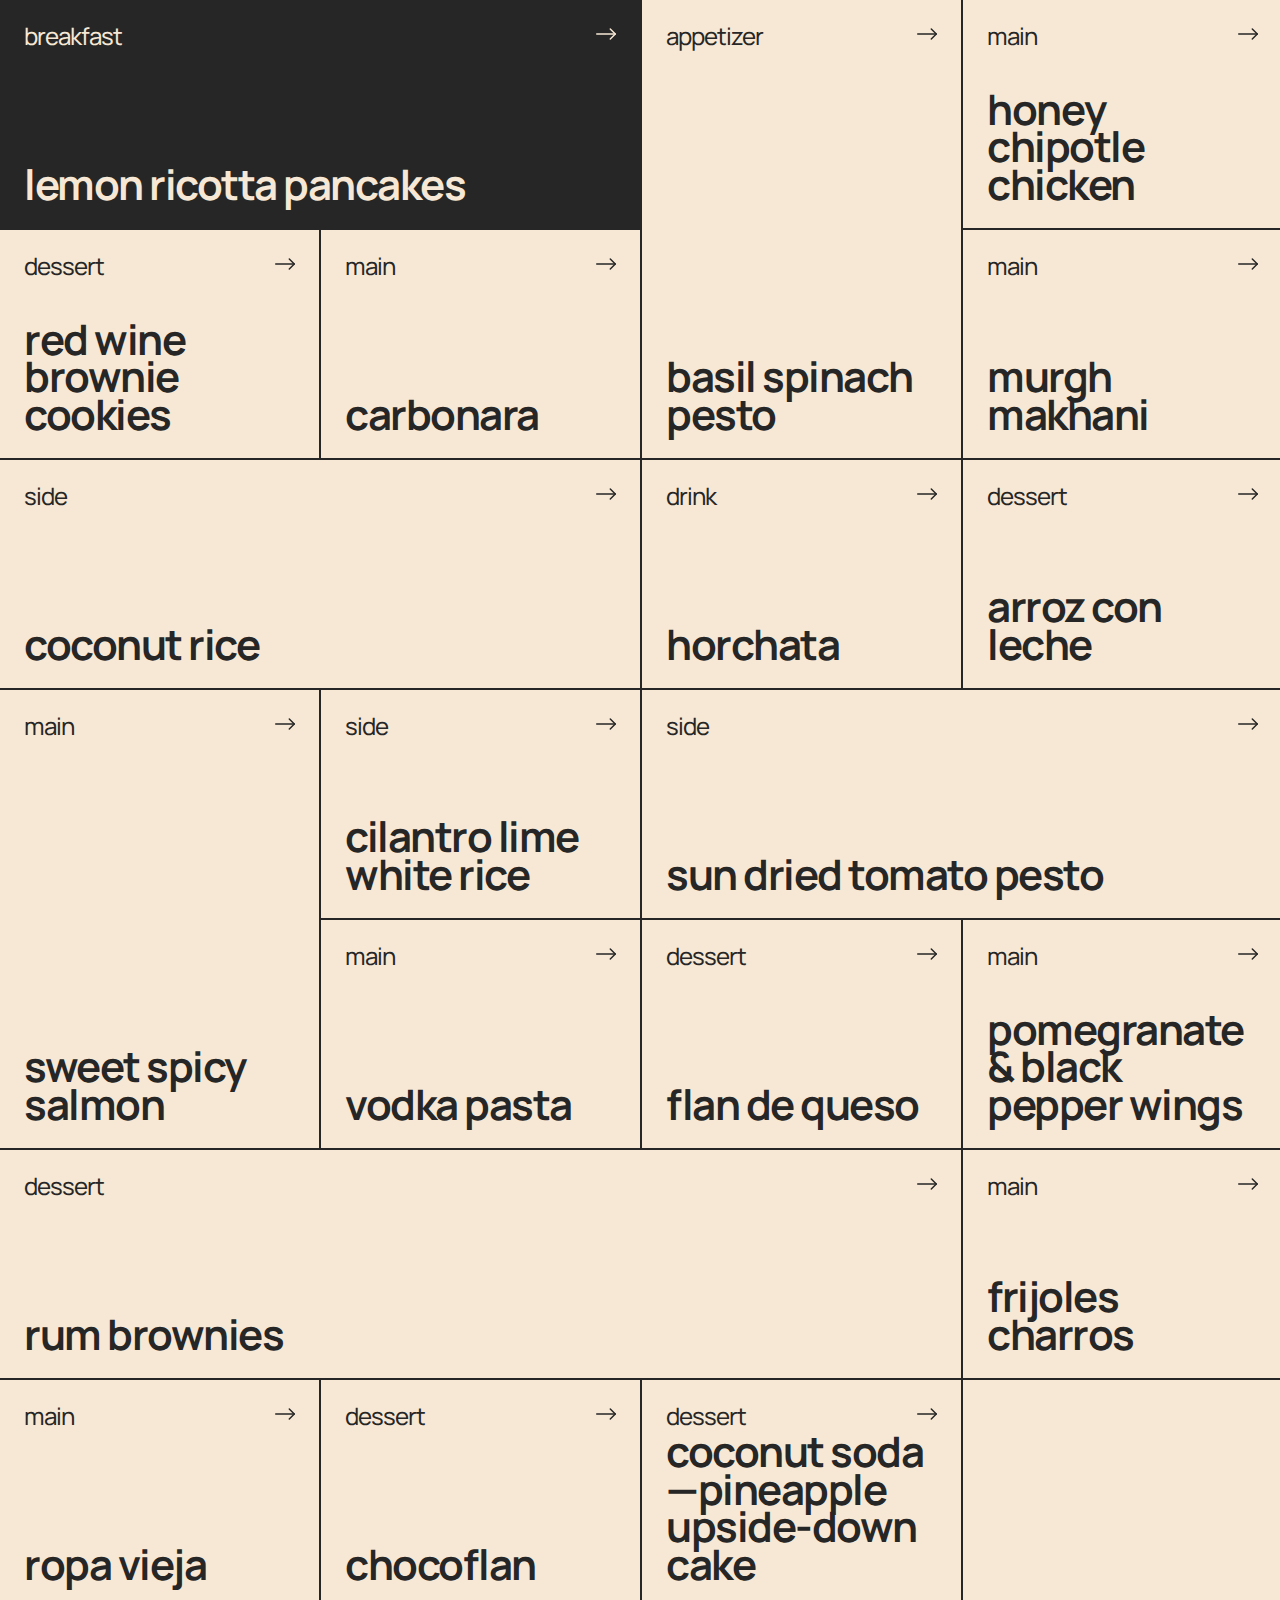
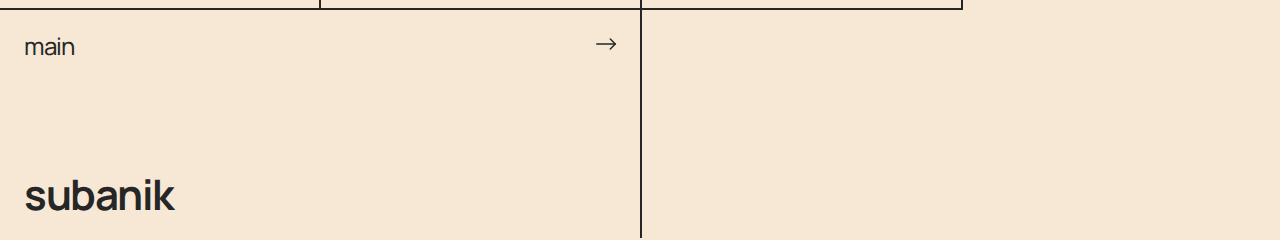
<file: index.html>
<!DOCTYPE html>
<html lang="en">
    <head>
        <meta charset="utf-8">
        <meta http-equiv="X-UA-Compatible" content="IE=edge">
        <title>recipes</title>
        <meta name="description" content="good soup">
        <meta name="viewport" content="width=device-width, initial-scale=1">
        <link rel="stylesheet" href="resources/css/styles.css">
        <link rel="icon" type="image/svg+xml" href="resources/favicon.svg"/>
    </head>
    <body id="home">
        <ul class="cards">
            <li>
                <div class="card-top">
                    <span class="card-type">breakfast</span>
                    <svg width="14" height="14" viewBox="0 0 14 14" fill="none" xmlns="http://www.w3.org/2000/svg"><path d="M0.5 7H13.5" stroke-linecap="round" stroke-linejoin="round"/><path d="M10 10.5L13.5 7L10 3.5" stroke-linecap="round" stroke-linejoin="round"/>
                    </svg>
                </div>
                <h1 class="card-name">lemon ricotta pancakes</h1>
                <a href="breakfasts/ricotta-pancakes"></a>
            </li>
            <li>
                <div class="card-top">
                    <span class="card-type">appetizer</span>
                    <svg width="14" height="14" viewBox="0 0 14 14" fill="none" xmlns="http://www.w3.org/2000/svg"><path d="M0.5 7H13.5" stroke-linecap="round" stroke-linejoin="round"/><path d="M10 10.5L13.5 7L10 3.5" stroke-linecap="round" stroke-linejoin="round"/>
                    </svg>
                </div>
                <h1 class="card-name">basil spinach pesto</h1>
                <a href="appetizers/basil-pesto"></a>
            </li>
            <li>
                <div class="card-top">
                    <span class="card-type">main</span>
                    <svg width="14" height="14" viewBox="0 0 14 14" fill="none" xmlns="http://www.w3.org/2000/svg"><path d="M0.5 7H13.5" stroke-linecap="round" stroke-linejoin="round"/><path d="M10 10.5L13.5 7L10 3.5" stroke-linecap="round" stroke-linejoin="round"/>
                    </svg>
                </div>
                <h1 class="card-name">honey chipotle chicken</h1>
                <a href="mains/honey-chipotle-chicken"></a>
            </li>
            <li>
                <div class="card-top">
                    <span class="card-type">dessert</span>
                    <svg width="14" height="14" viewBox="0 0 14 14" fill="none" xmlns="http://www.w3.org/2000/svg"><path d="M0.5 7H13.5" stroke-linecap="round" stroke-linejoin="round"/><path d="M10 10.5L13.5 7L10 3.5" stroke-linecap="round" stroke-linejoin="round"/>
                    </svg>
                </div>
                <h1 class="card-name">red wine brownie cookies</h1>
                <a href="desserts/red-wine-brownie-cookies"></a>
            </li>
            <li>
                <div class="card-top">
                    <span class="card-type">main</span>
                    <svg width="14" height="14" viewBox="0 0 14 14" fill="none" xmlns="http://www.w3.org/2000/svg"><path d="M0.5 7H13.5" stroke-linecap="round" stroke-linejoin="round"/><path d="M10 10.5L13.5 7L10 3.5" stroke-linecap="round" stroke-linejoin="round"/>
                    </svg>
                </div>
                <h1 class="card-name">carbonara</h1>
                <a href="#"></a>
            </li>
            <li>
                <div class="card-top">
                    <span class="card-type">side</span>
                    <svg width="14" height="14" viewBox="0 0 14 14" fill="none" xmlns="http://www.w3.org/2000/svg"><path d="M0.5 7H13.5" stroke-linecap="round" stroke-linejoin="round"/><path d="M10 10.5L13.5 7L10 3.5" stroke-linecap="round" stroke-linejoin="round"/>
                    </svg>
                </div>
                <h1 class="card-name">coconut rice</h1>
                <a href="#"></a>
            </li>
            <li>
                <div class="card-top">
                    <span class="card-type">main</span>
                    <svg width="14" height="14" viewBox="0 0 14 14" fill="none" xmlns="http://www.w3.org/2000/svg"><path d="M0.5 7H13.5" stroke-linecap="round" stroke-linejoin="round"/><path d="M10 10.5L13.5 7L10 3.5" stroke-linecap="round" stroke-linejoin="round"/>
                    </svg>
                </div>
                <h1 class="card-name">murgh makhani</h1>
                <a href="mains/murgh-makhani"></a>
            </li>
            <li>
                <div class="card-top">
                    <span class="card-type">drink</span>
                    <svg width="14" height="14" viewBox="0 0 14 14" fill="none" xmlns="http://www.w3.org/2000/svg"><path d="M0.5 7H13.5" stroke-linecap="round" stroke-linejoin="round"/><path d="M10 10.5L13.5 7L10 3.5" stroke-linecap="round" stroke-linejoin="round"/>
                    </svg>
                </div>
                <h1 class="card-name">horchata</h1>
                <a href="#"></a>
            </li>
            <li>
                <div class="card-top">
                    <span class="card-type">dessert</span>
                    <svg width="14" height="14" viewBox="0 0 14 14" fill="none" xmlns="http://www.w3.org/2000/svg"><path d="M0.5 7H13.5" stroke-linecap="round" stroke-linejoin="round"/><path d="M10 10.5L13.5 7L10 3.5" stroke-linecap="round" stroke-linejoin="round"/>
                    </svg>
                </div>
                <h1 class="card-name">arroz con leche</h1>
                <a href="desserts/arroz-con-leche.html"></a>
            </li>
            <li>
                <div class="card-top">
                    <span class="card-type">main</span>
                    <svg width="14" height="14" viewBox="0 0 14 14" fill="none" xmlns="http://www.w3.org/2000/svg"><path d="M0.5 7H13.5" stroke-linecap="round" stroke-linejoin="round"/><path d="M10 10.5L13.5 7L10 3.5" stroke-linecap="round" stroke-linejoin="round"/>
                    </svg>
                </div>
                <h1 class="card-name">sweet spicy salmon</h1>
                <a href="#"></a>
            </li>
            <li>
                <div class="card-top">
                    <span class="card-type">side</span>
                    <svg width="14" height="14" viewBox="0 0 14 14" fill="none" xmlns="http://www.w3.org/2000/svg"><path d="M0.5 7H13.5" stroke-linecap="round" stroke-linejoin="round"/><path d="M10 10.5L13.5 7L10 3.5" stroke-linecap="round" stroke-linejoin="round"/>
                    </svg>
                </div>
                <h1 class="card-name">cilantro lime white rice</h1>
                <a href="#"></a>
            </li>
            <li>
                <div class="card-top">
                    <span class="card-type">side</span>
                    <svg width="14" height="14" viewBox="0 0 14 14" fill="none" xmlns="http://www.w3.org/2000/svg"><path d="M0.5 7H13.5" stroke-linecap="round" stroke-linejoin="round"/><path d="M10 10.5L13.5 7L10 3.5" stroke-linecap="round" stroke-linejoin="round"/>
                    </svg>
                </div>
                <h1 class="card-name">sun dried tomato pesto</h1>
                <a href="#"></a>
            </li>
            <li>
                <div class="card-top">
                    <span class="card-type">main</span>
                    <svg width="14" height="14" viewBox="0 0 14 14" fill="none" xmlns="http://www.w3.org/2000/svg"><path d="M0.5 7H13.5" stroke-linecap="round" stroke-linejoin="round"/><path d="M10 10.5L13.5 7L10 3.5" stroke-linecap="round" stroke-linejoin="round"/>
                    </svg>
                </div>
                <h1 class="card-name">vodka pasta</h1>
                <a href="#"></a>
            </li>
            <li>
                <div class="card-top">
                    <span class="card-type">dessert</span>
                    <svg width="14" height="14" viewBox="0 0 14 14" fill="none" xmlns="http://www.w3.org/2000/svg"><path d="M0.5 7H13.5" stroke-linecap="round" stroke-linejoin="round"/><path d="M10 10.5L13.5 7L10 3.5" stroke-linecap="round" stroke-linejoin="round"/>
                    </svg>
                </div>
                <h1 class="card-name">flan de queso</h1>
                <a href="desserts/flan"></a>
            </li>
            <li>
                <div class="card-top">
                    <span class="card-type">dessert</span>
                    <svg width="14" height="14" viewBox="0 0 14 14" fill="none" xmlns="http://www.w3.org/2000/svg"><path d="M0.5 7H13.5" stroke-linecap="round" stroke-linejoin="round"/><path d="M10 10.5L13.5 7L10 3.5" stroke-linecap="round" stroke-linejoin="round"/>
                    </svg>
                </div>
                <h1 class="card-name">rum brownies</h1>
                <a href="#"></a>
            </li>
            <li>
                <div class="card-top">
                    <span class="card-type">main</span>
                    <svg width="14" height="14" viewBox="0 0 14 14" fill="none" xmlns="http://www.w3.org/2000/svg"><path d="M0.5 7H13.5" stroke-linecap="round" stroke-linejoin="round"/><path d="M10 10.5L13.5 7L10 3.5" stroke-linecap="round" stroke-linejoin="round"/>
                    </svg>
                </div>
                <h1 class="card-name">pomegranate &amp; black pepper wings</h1>
                <a href="#"></a>
            </li>
            <li>
                <div class="card-top">
                    <span class="card-type">main</span>
                    <svg width="14" height="14" viewBox="0 0 14 14" fill="none" xmlns="http://www.w3.org/2000/svg"><path d="M0.5 7H13.5" stroke-linecap="round" stroke-linejoin="round"/><path d="M10 10.5L13.5 7L10 3.5" stroke-linecap="round" stroke-linejoin="round"/>
                    </svg>
                </div>
                <h1 class="card-name">frijoles charros</h1>
                <a href="mains/frijoles-charros"></a>
            </li>
            <li>
                <div class="card-top">
                    <span class="card-type">main</span>
                    <svg width="14" height="14" viewBox="0 0 14 14" fill="none" xmlns="http://www.w3.org/2000/svg"><path d="M0.5 7H13.5" stroke-linecap="round" stroke-linejoin="round"/><path d="M10 10.5L13.5 7L10 3.5" stroke-linecap="round" stroke-linejoin="round"/>
                    </svg>
                </div>
                <h1 class="card-name">ropa vieja</h1>
                <a href="#"></a>
            </li>
            <li>
                <div class="card-top">
                    <span class="card-type">dessert</span>
                    <svg width="14" height="14" viewBox="0 0 14 14" fill="none" xmlns="http://www.w3.org/2000/svg"><path d="M0.5 7H13.5" stroke-linecap="round" stroke-linejoin="round"/><path d="M10 10.5L13.5 7L10 3.5" stroke-linecap="round" stroke-linejoin="round"/>
                    </svg>
                </div>
                <h1 class="card-name">chocoflan</h1>
                <a href="desserts/chocoflan"></a>
            </li>
            <li>
                <div class="card-top">
                    <span class="card-type">dessert</span>
                    <svg width="14" height="14" viewBox="0 0 14 14" fill="none" xmlns="http://www.w3.org/2000/svg"><path d="M0.5 7H13.5" stroke-linecap="round" stroke-linejoin="round"/><path d="M10 10.5L13.5 7L10 3.5" stroke-linecap="round" stroke-linejoin="round"/>
                    </svg>
                </div>
                <h1 class="card-name">coconut soda—pineapple upside-down cake</h1>
                <a href="#"></a>
            </li>
            <li>
                <div class="card-top">
                    <span class="card-type">main</span>
                    <svg width="14" height="14" viewBox="0 0 14 14" fill="none" xmlns="http://www.w3.org/2000/svg"><path d="M0.5 7H13.5" stroke-linecap="round" stroke-linejoin="round"/><path d="M10 10.5L13.5 7L10 3.5" stroke-linecap="round" stroke-linejoin="round"/>
                    </svg>
                </div>
                <h1 class="card-name">subanik</h1>
                <a href="mains/subanik"></a>
            </li>
        </ul>
    </body>
</html>
</file>
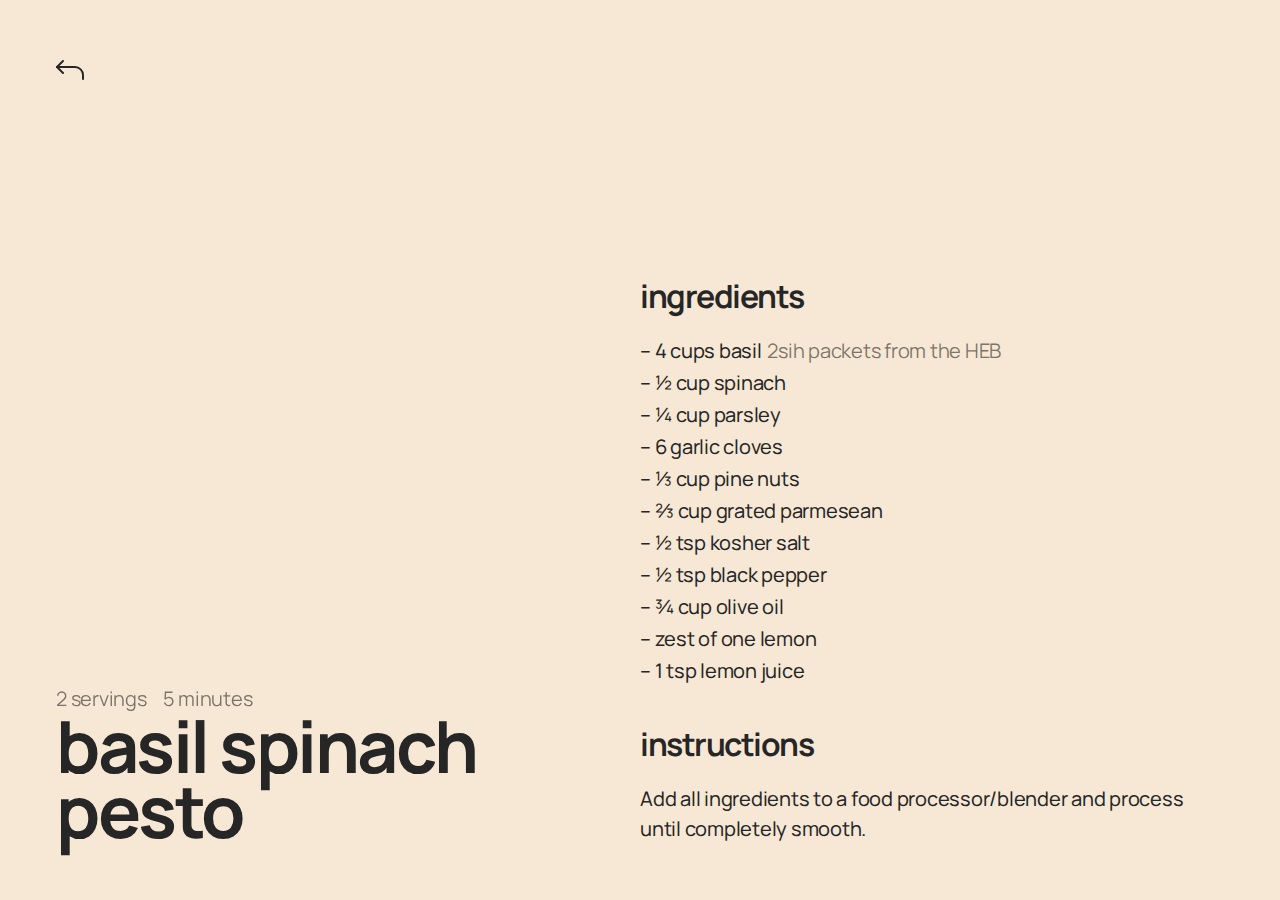
<file: appetizers/basil-pesto.html>
<!--
    adapted from: 
    https://www.moribyan.com/the-best-5-minute-pesto/ 
-->
<!DOCTYPE html>
<html lang="en">
    <head>
        <meta charset="utf-8">
        <meta http-equiv="X-UA-Compatible" content="IE=edge">
        <title>basil pesto spinach</title>
        <meta name="viewport" content="width=device-width, initial-scale=1">
        <link rel="stylesheet" href="../resources/css/styles.css">
        <link rel="icon" type="image/svg+xml" href="../resources/favicon.svg"/>
    </head>
    <body class="detail-page">
        <section class="page-left">
            <a href="../index" class="back-to-home">
                <svg width="14" height="14" viewBox="0 0 14 14" fill="none" xmlns="http://www.w3.org/2000/svg">
                    <path d="M3.5 2.5L0.5 5.5L3.5 8.5" stroke-linecap="round" stroke-linejoin="round"/>
                    <path d="M13.5 11.5V9.5C13.5 8.43913 13.0786 7.42172 12.3284 6.67157C11.5783 5.92143 10.5609 5.5 9.5 5.5H0.5" stroke-linecap="round" stroke-linejoin="round"/>
                </svg>
            </a>
            <div class="metadata">
                <ul>
                    <li>2 servings</li>
                    <li>5 minutes</li>
                </ul>
                <h1>basil spinach pesto</h1>
            </div>                
        </section>
        <section class="page-right">
            <div class="ingredients">
                <h2>ingredients</h2>
                <ul>
                    <li>
                        4 cups basil <span class="secondary">2sih packets from the HEB</span>
                    </li>
                    <li>
                        1&frasl;2 cup spinach
                    </li>
                    <li>
                        1&frasl;4 cup parsley
                    </li>
                    <li>
                        6 garlic cloves
                    </li>
                    <li>
                        1&frasl;3 cup pine nuts
                    </li>
                    <li>
                        2&frasl;3 cup grated parmesean
                    </li>
                    <li>
                        1&frasl;2 tsp kosher salt
                    </li>
                    <li>
                        1&frasl;2 tsp black pepper
                    </li>
                    <li>
                        3&frasl;4 cup olive oil
                    </li>
                    <li>
                        zest of one lemon
                    </li>
                    <li>
                        1 tsp lemon juice
                    </li>
                </ul>
            </div>
            <div class="instructions">
                <h2>instructions</h2>
                <p>Add all ingredients to a food processor/blender and process until completely smooth.</p>
            </div>
        </section>
    </body>
</html>
</file>
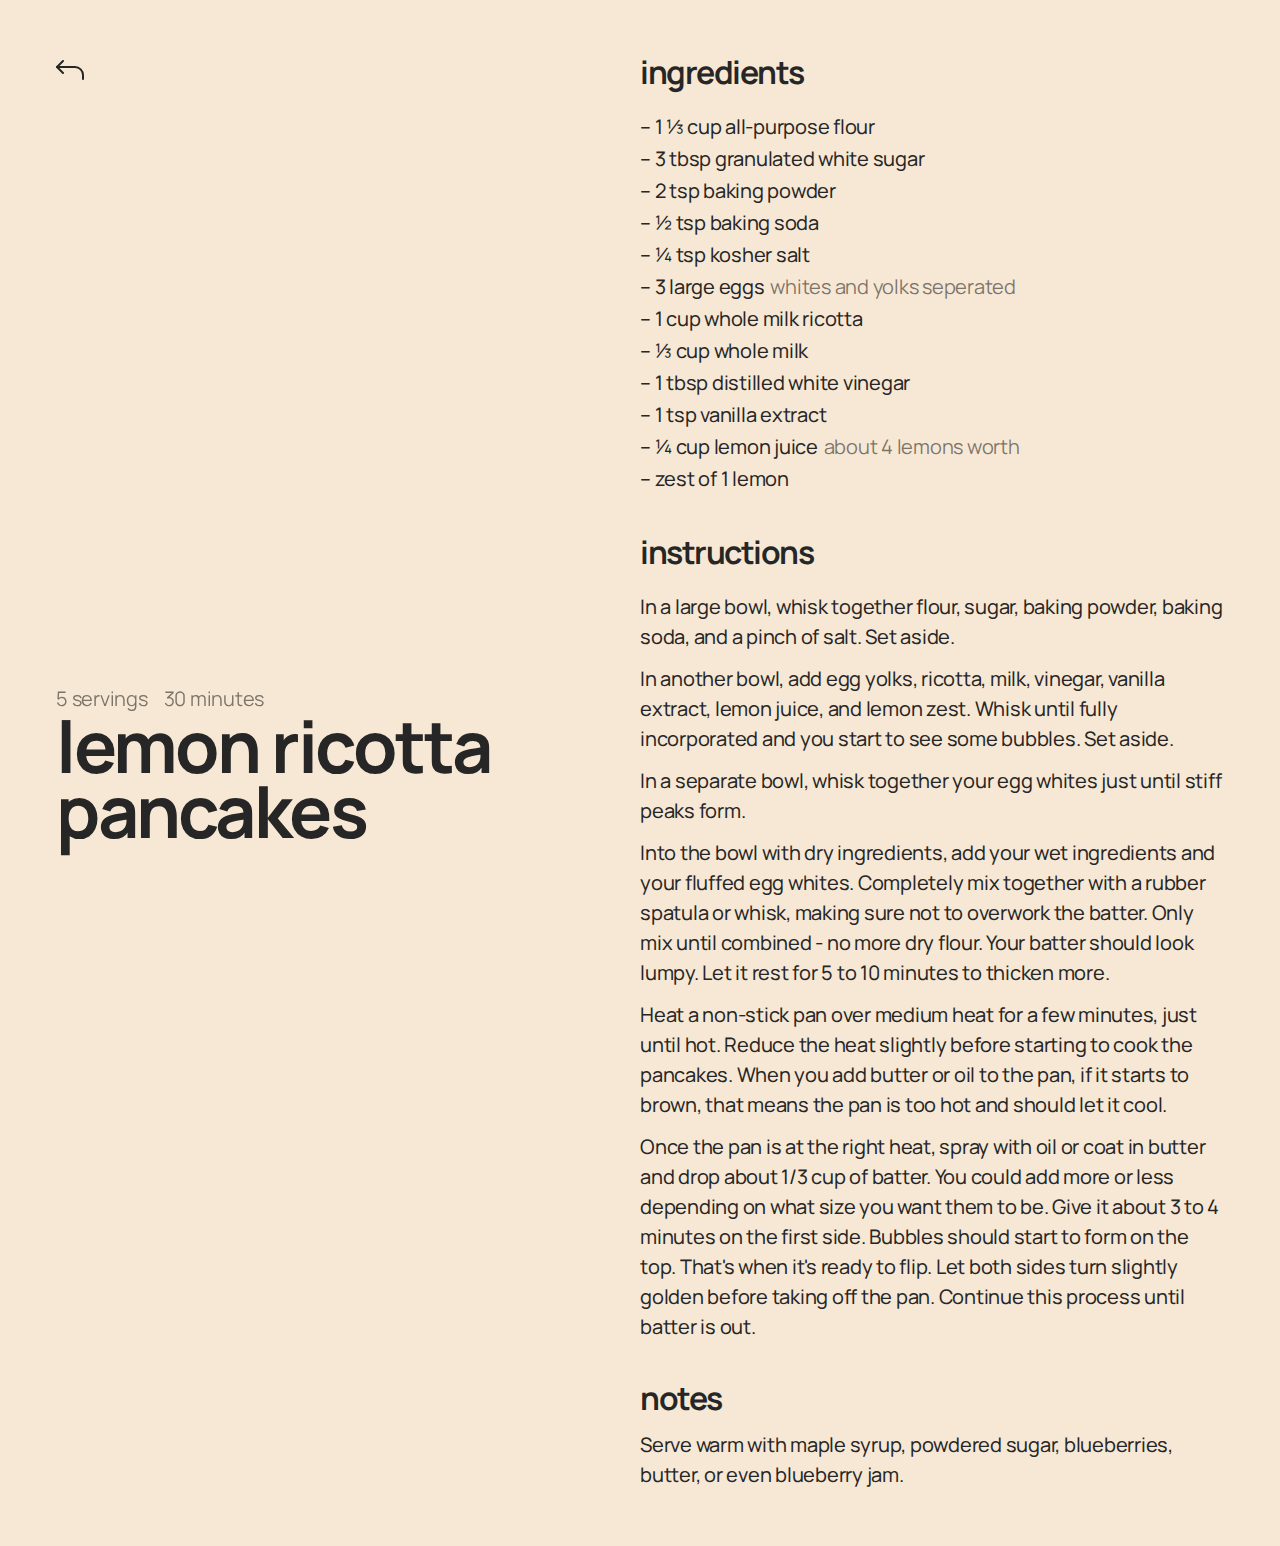
<file: breakfasts/ricotta-pancakes.html>
<!--
    adapted from: 
    https://www.moribyan.com/lemon-ricotta-pancakes/ 
-->
<!DOCTYPE html>
<html lang="en">
    <head>
        <meta charset="utf-8">
        <meta http-equiv="X-UA-Compatible" content="IE=edge">
        <title>lemon ricotta pancakes</title>
        <meta name="viewport" content="width=device-width, initial-scale=1">
        <link rel="stylesheet" href="../resources/css/styles.css">
        <link rel="icon" type="image/svg+xml" href="../resources/favicon.svg"/>
    </head>
    <body class="detail-page">
        <section class="page-left">
            <a href="../index" class="back-to-home">
                <svg width="14" height="14" viewBox="0 0 14 14" fill="none" xmlns="http://www.w3.org/2000/svg">
                    <path d="M3.5 2.5L0.5 5.5L3.5 8.5" stroke-linecap="round" stroke-linejoin="round"/>
                    <path d="M13.5 11.5V9.5C13.5 8.43913 13.0786 7.42172 12.3284 6.67157C11.5783 5.92143 10.5609 5.5 9.5 5.5H0.5" stroke-linecap="round" stroke-linejoin="round"/>
                </svg>
            </a>
            <div class="metadata">
                <ul>
                    <li>5 servings</li>
                    <li>30 minutes</li>
                </ul>
                <h1>lemon ricotta pancakes</h1>
            </div>                
        </section>
        <section class="page-right">
            <div class="ingredients">
                <h2>ingredients</h2>
                <ul>
                    <li>
                        1 1&frasl;3 cup all-purpose flour
                    </li>
                    <li>
                        3 tbsp granulated white sugar
                    </li>
                    <li>
                        2 tsp baking powder
                    </li>
                    <li>
                        1&frasl;2 tsp baking soda
                    </li>
                    <li>
                        1&frasl;4 tsp kosher salt
                    </li>
                    <li>
                        3 large eggs <span class="secondary">whites and yolks seperated</span>
                    </li>
                    <li>
                        1 cup whole milk ricotta
                    </li>
                    <li>
                        1&frasl;3 cup whole milk
                    </li>
                    <li>
                        1 tbsp distilled white vinegar
                    </li>
                    <li>
                        1 tsp vanilla extract
                    </li>
                    <li>
                        1&frasl;4 cup lemon juice <span class="secondary">about 4 lemons worth</span>
                    </li>
                    <li>
                        zest of 1 lemon
                    </li>
                </ul>
            </div>
            <div class="instructions">
                <h2>instructions</h2>
                <p>In a large bowl, whisk together flour, sugar, baking powder, baking soda, and a pinch of salt. Set aside.</p>
                <p>In another bowl, add egg yolks, ricotta, milk, vinegar, vanilla extract, lemon juice, and lemon zest. Whisk until fully incorporated and you start to see some bubbles. Set aside.</p>
                <p>In a separate bowl, whisk together your egg whites just until stiff peaks form.</p>
                <p>Into the bowl with dry ingredients, add your wet ingredients and your fluffed egg whites. Completely mix together with a rubber spatula or whisk, making sure not to overwork the batter. Only mix until combined - no more dry flour. Your batter should look lumpy. Let it rest for 5 to 10 minutes to thicken more.</p>
                <p>Heat a non-stick pan over medium heat for a few minutes, just until hot. Reduce the heat slightly before starting to cook the pancakes. When you add butter or oil to the pan, if it starts to brown, that means the pan is too hot and should let it cool.</p>
                <p>Once the pan is at the right heat, spray with oil or coat in butter and drop about 1/3 cup of batter. You could add more or less depending on what size you want them to be. Give it about 3 to 4 minutes on the first side. Bubbles should start to form on the top. That's when it's ready to flip. Let both sides turn slightly golden before taking off the pan. Continue this process until batter is out.</p>
            </div>
            <div class="notes">
                <h2>notes</h2>
                <p>Serve warm with maple syrup, powdered sugar, blueberries, butter, or even blueberry jam.</p>
            </div>
        </section>
    </body>
</html>
</file>
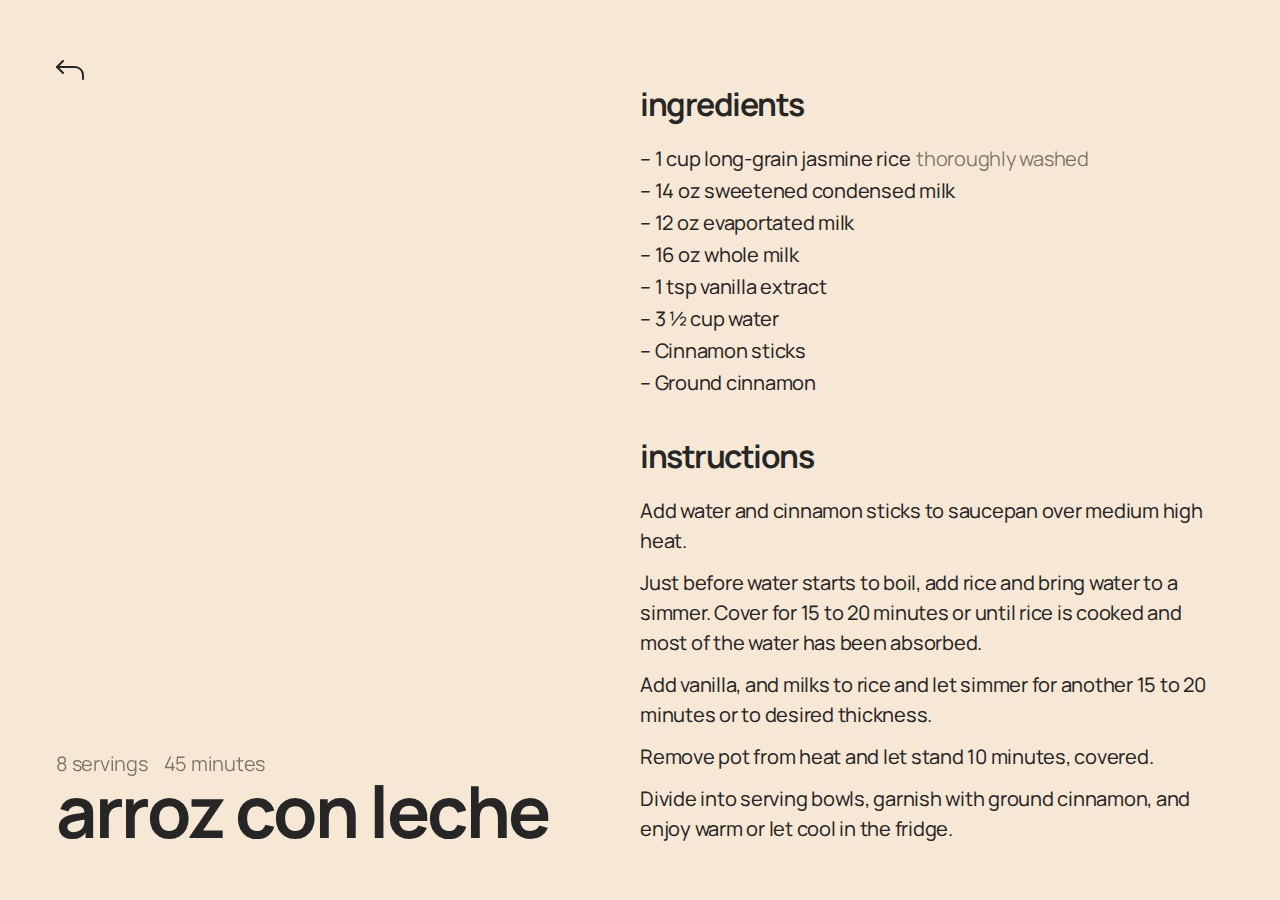
<file: desserts/arroz-con-leche.html>
<!DOCTYPE html>
<html lang="en">
    <head>
        <meta charset="utf-8">
        <meta http-equiv="X-UA-Compatible" content="IE=edge">
        <title>arroz con leche</title>
        <meta name="viewport" content="width=device-width, initial-scale=1">
        <link rel="stylesheet" href="../resources/css/styles.css">
        <link rel="icon" type="image/svg+xml" href="../resources/favicon.svg"/>
    </head>
    <body class="detail-page">
        <section class="page-left">
            <a href="../index" class="back-to-home">
                <svg width="14" height="14" viewBox="0 0 14 14" fill="none" xmlns="http://www.w3.org/2000/svg">
                    <path d="M3.5 2.5L0.5 5.5L3.5 8.5" stroke-linecap="round" stroke-linejoin="round"/>
                    <path d="M13.5 11.5V9.5C13.5 8.43913 13.0786 7.42172 12.3284 6.67157C11.5783 5.92143 10.5609 5.5 9.5 5.5H0.5" stroke-linecap="round" stroke-linejoin="round"/>
                </svg>
            </a>
            <div class="metadata">
                <ul>
                    <li>8 servings</li>
                    <li>45 minutes</li>
                </ul>
                <h1>arroz con leche</h1>
            </div>                
        </section>
        <section class="page-right">
            <div class="ingredients">
                <h2>ingredients</h2>
                    <ul>
                        <li>
                            1 cup long-grain jasmine rice <span class="secondary">thoroughly washed</span>
                        </li>
                        <li>
                            14 oz sweetened condensed milk
                        </li>
                        <li>
                            12 oz evaportated milk
                        </li>
                        <li>
                            16 oz whole milk
                        </li>
                        <li>
                            1 tsp vanilla extract
                        </li>
                        <li>
                            3 1&frasl;2 cup water
                        </li>
                        <li>
                            Cinnamon sticks
                        </li>
                        <li>
                            Ground cinnamon
                        </li>
                    </ul>
            </div>
            <div class="instructions">
                <h2>instructions</h2>
                    <p>Add water and cinnamon sticks to saucepan over medium high heat.</p>
                    <p>Just before water starts to boil, add rice and bring water to a simmer. Cover for 15 to 20 minutes or until rice is cooked and most of the water has been absorbed.</p>
                    <p>Add vanilla, and milks to rice and let simmer for another 15 to 20 minutes or to desired thickness.</p>
                    <p>Remove pot from heat and let stand 10 minutes, covered.</p>
                    <p>Divide into serving bowls, garnish with ground cinnamon, and enjoy warm or let cool in the fridge.</p>
                </div>
            </div>
        </section>
    </body>
</html>
</file>
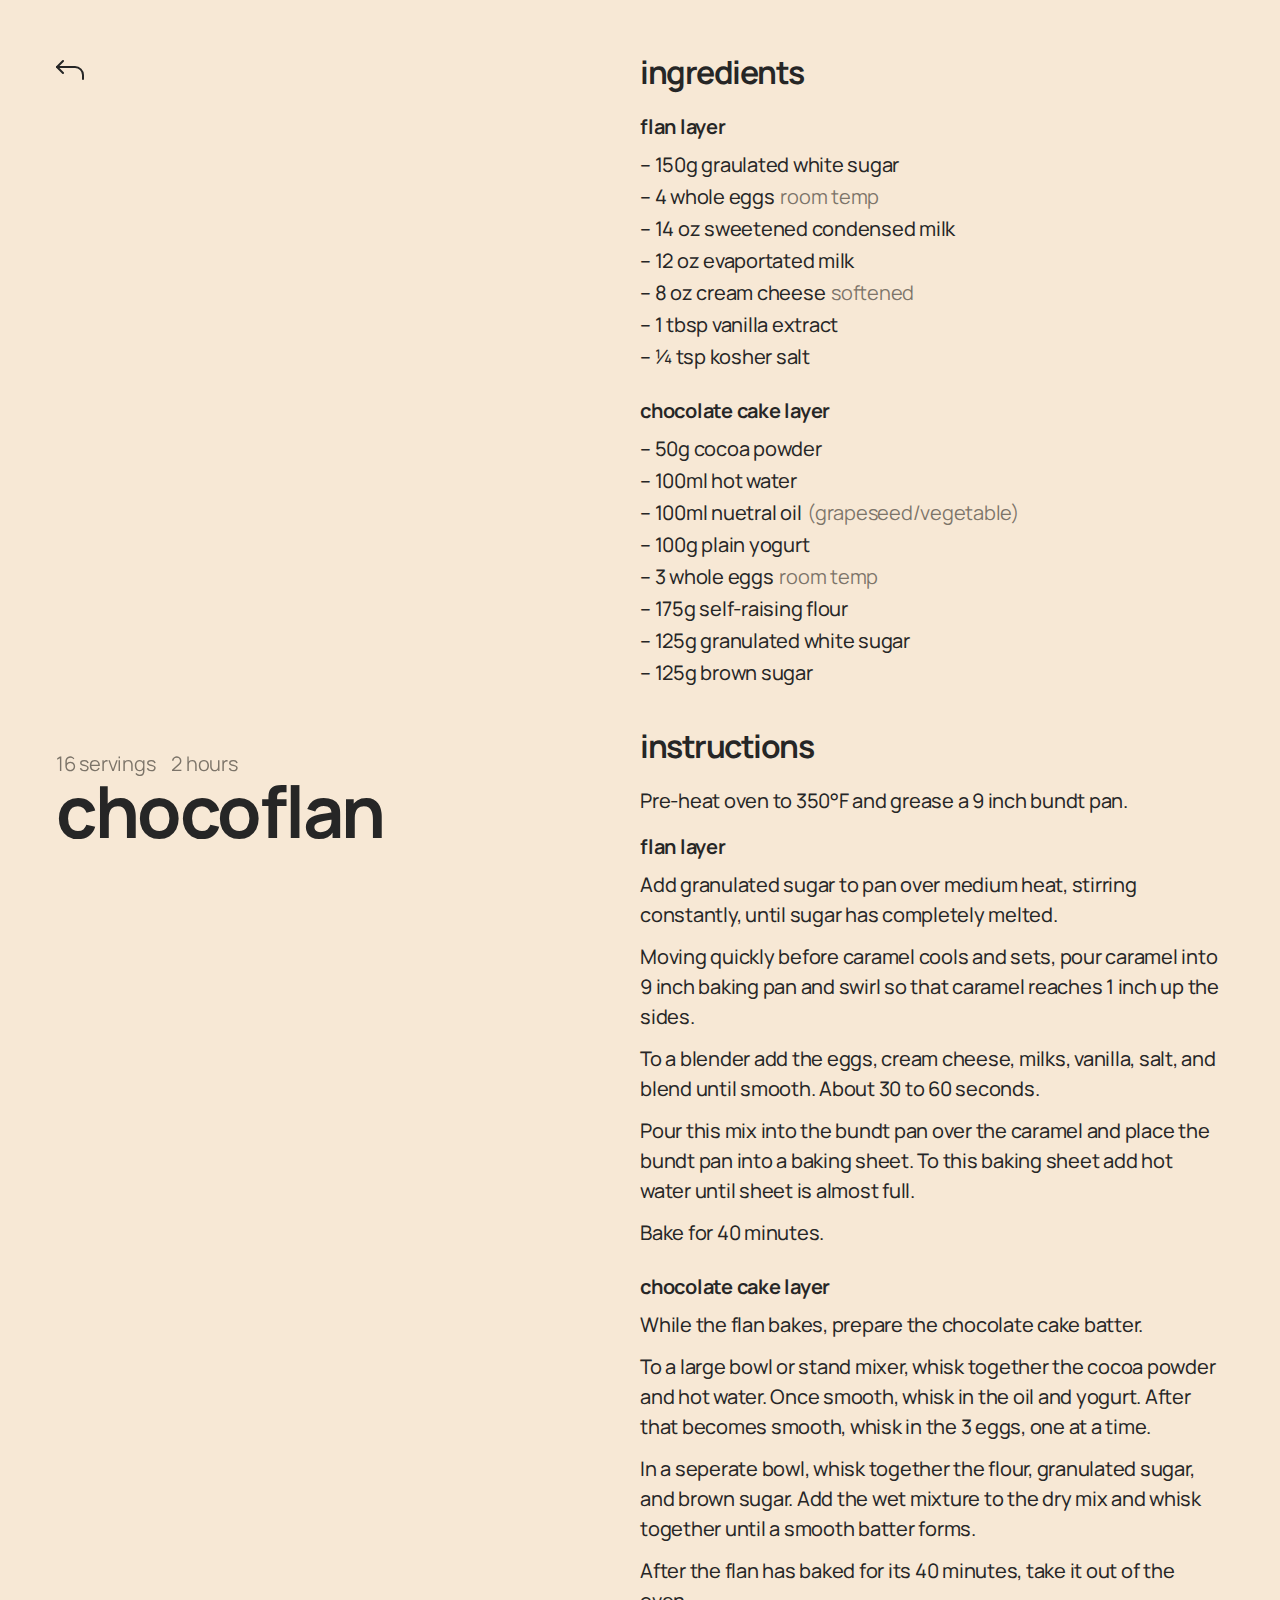
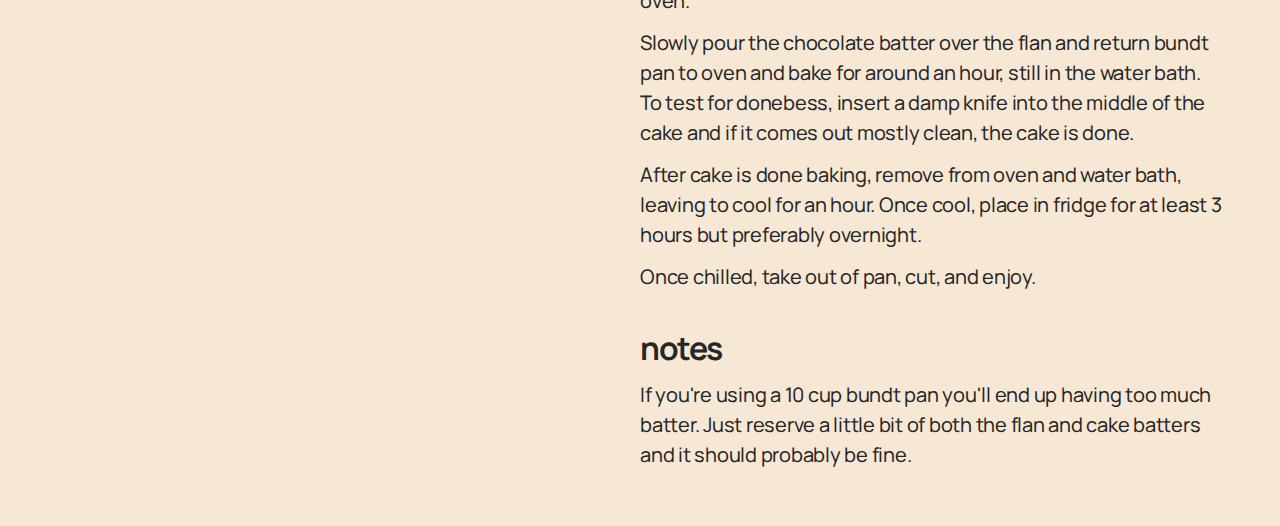
<file: desserts/chocoflan.html>
<!--
    adapted from: 
    https://ashbaber.com/chocoflan/ 
-->
<!DOCTYPE html>
<html lang="en">
    <head>
        <meta charset="utf-8">
        <meta http-equiv="X-UA-Compatible" content="IE=edge">
        <title>chocoflan</title>
        <meta name="viewport" content="width=device-width, initial-scale=1">
        <link rel="stylesheet" href="../resources/css/styles.css">
        <link rel="icon" type="image/svg+xml" href="../resources/favicon.svg"/>
    </head>
    <body class="detail-page">
        <section class="page-left">
            <a href="../index" class="back-to-home">
                <svg width="14" height="14" viewBox="0 0 14 14" fill="none" xmlns="http://www.w3.org/2000/svg">
                    <path d="M3.5 2.5L0.5 5.5L3.5 8.5" stroke-linecap="round" stroke-linejoin="round"/>
                    <path d="M13.5 11.5V9.5C13.5 8.43913 13.0786 7.42172 12.3284 6.67157C11.5783 5.92143 10.5609 5.5 9.5 5.5H0.5" stroke-linecap="round" stroke-linejoin="round"/>
                </svg>
            </a>
            <div class="metadata">
                <ul>
                    <li>16 servings</li>
                    <li>2 hours</li>
                </ul>
                <h1>chocoflan</h1>
            </div>                
        </section>
        <section class="page-right">
            <div class="ingredients">
                <h2>ingredients</h2>
                <div>
                    <h3>flan layer</h3>
                    <ul>
                        <li>
                            150g graulated white sugar</span>
                        </li>
                        <li>
                            4 whole eggs <span class="secondary">room temp</span>
                        </li>
                        <li>
                            14 oz sweetened condensed milk
                        </li>
                        <li>
                            12 oz evaportated milk
                        </li>
                        <li>
                            8 oz cream cheese <span class="secondary">softened</span>
                        </li>
                        <li>
                            1 tbsp vanilla extract
                        </li>
                        <li>
                            1&frasl;4 tsp kosher salt
                        </li>
                    </ul>
                </div>
                <div>
                    <h3>chocolate cake layer</h3>
                    <ul>
                        <li>
                            50g cocoa powder
                        </li>
                        <li>
                            100ml hot water
                        </li>
                        <li>
                            100ml nuetral oil <span class="secondary">(grapeseed/vegetable)</span>
                        </li>
                        <li>
                            100g plain yogurt
                        </li>
                        <li>
                            3 whole eggs <span class="secondary">room temp</span>
                        </li>
                        <li>
                            175g self-raising flour
                        </li>
                        <li>
                            125g granulated white sugar
                        </li>
                        <li>
                            125g brown sugar
                        </li>
                    </ul>
                </div>
            </div>
            <div class="instructions">
                <h2>instructions</h2>
                <p>Pre-heat oven to 350&#xb0;F and grease a 9 inch bundt pan.</p>
                <div style="margin-top: 16px;">
                    <h3>flan layer</h3>
                    <p>Add granulated sugar to pan over medium heat, stirring constantly, until sugar has completely melted.</p>
                    <p>Moving quickly before caramel cools and sets, pour caramel into 9 inch baking pan and swirl so that caramel reaches 1 inch up the sides.</p>
                    <p>To a blender add the eggs, cream cheese, milks, vanilla, salt, and blend until smooth. About 30 to 60 seconds.</p>
                    <p>Pour this mix into the bundt pan over the caramel and place the bundt pan into a baking sheet. To this baking sheet add hot water until sheet is almost full.</p>
                    <p>Bake for 40 minutes.</p>
                </div>
                <div>
                    <h3>chocolate cake layer</h3>
                    <p>While the flan bakes, prepare the chocolate cake batter.</p>
                    <p>To a large bowl or stand mixer, whisk together the cocoa powder and hot water. Once smooth, whisk in the oil and yogurt. After that becomes smooth, whisk in the 3 eggs, one at a time.</p>
                    <p>In a seperate bowl, whisk together the flour, granulated sugar, and brown sugar. Add the wet mixture to the dry mix and whisk together until a smooth batter forms.</p>
                    <p>After the flan has baked for its 40 minutes, take it out of the oven.</p>
                    <p>Slowly pour the chocolate batter over the flan and return bundt pan to oven and bake for around an hour, still in the water bath. To test for donebess, insert a damp knife into the middle of the cake and if it comes out mostly clean, the cake is done.</p>
                    <p>After cake is done baking, remove from oven and water bath, leaving to cool for an hour. Once cool, place in fridge for at least 3 hours but preferably overnight.</p>
                    <p>Once chilled, take out of pan, cut, and enjoy.</p>
                </div>
            </div>
            <div class="notes">
                <h2>notes</h2>
                <p>If you're using a 10 cup bundt pan you'll end up having too much batter. Just reserve a little bit of both the flan and cake batters and it should probably be fine.</p>
            </div>
        </section>
    </body>
</html>
</file>
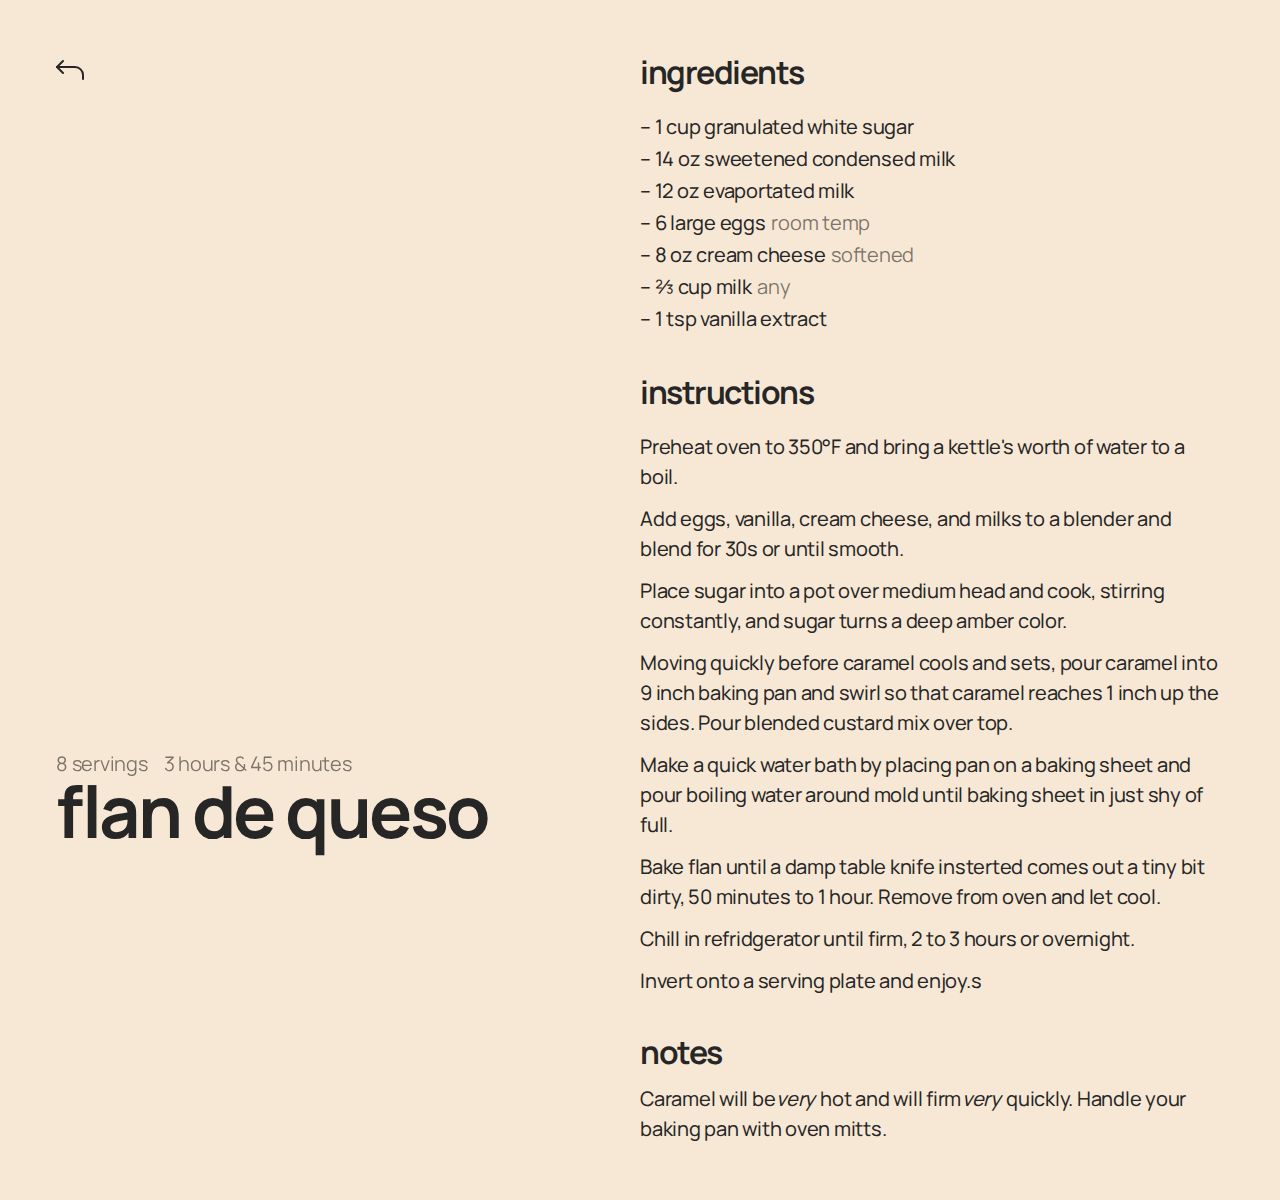
<file: desserts/flan.html>
<!DOCTYPE html>
<html lang="en">
    <head>
        <meta charset="utf-8">
        <meta http-equiv="X-UA-Compatible" content="IE=edge">
        <title>flan</title>
        <meta name="viewport" content="width=device-width, initial-scale=1">
        <link rel="stylesheet" href="../resources/css/styles.css">
        <link rel="icon" type="image/svg+xml" href="../resources/favicon.svg"/>
    </head>
    <body class="detail-page">
        <section class="page-left">
            <a href="../index" class="back-to-home">
                <svg width="14" height="14" viewBox="0 0 14 14" fill="none" xmlns="http://www.w3.org/2000/svg">
                    <path d="M3.5 2.5L0.5 5.5L3.5 8.5" stroke-linecap="round" stroke-linejoin="round"/>
                    <path d="M13.5 11.5V9.5C13.5 8.43913 13.0786 7.42172 12.3284 6.67157C11.5783 5.92143 10.5609 5.5 9.5 5.5H0.5" stroke-linecap="round" stroke-linejoin="round"/>
                </svg>
            </a>
            <div class="metadata">
                <ul>
                    <li>8 servings</li>
                    <li>3 hours &amp; 45 minutes</li>
                </ul>
                <h1>flan de queso</h1>
            </div>                
        </section>
        <section class="page-right">
            <div class="ingredients">
                <h2>ingredients</h2>
                    <ul>
                        <li>
                            1 cup granulated white sugar
                        </li>
                        <li>
                            14 oz sweetened condensed milk
                        </li>
                        <li>
                            12 oz evaportated milk
                        </li>
                        <li>
                            6 large eggs <span class="secondary">room temp</span>
                        </li>
                        <li>
                            8 oz cream cheese <span class="secondary">softened</span>
                        </li>
                        <li>
                            2&frasl;3 cup milk <span class="secondary">any</span>
                        </li>
                        <li>
                            1 tsp vanilla extract
                        </li>
                    </ul>
            </div>
            <div class="instructions">
                <h2>instructions</h2>
                    <p>Preheat oven to 350&#xb0;F and bring a kettle's worth of water to a boil.</p>
                    <p>Add eggs, vanilla, cream cheese, and milks to a blender and blend for 30s or until smooth.</p>
                    <p>Place sugar into a pot over medium head and cook, stirring constantly, and sugar turns a deep amber color.</p>
                    <p>Moving quickly before caramel cools and sets, pour caramel into 9 inch baking pan and swirl so that caramel reaches 1 inch up the sides. Pour blended custard mix over top.</p>
                    <p>Make a quick water bath by placing pan on a baking sheet and pour boiling water around mold until baking sheet in just shy of full.</p>
                    <p>Bake flan until a damp table knife insterted comes out a tiny bit dirty, 50 minutes to 1 hour. Remove from oven and let cool.</p>
                    <p>Chill in refridgerator until firm, 2 to 3 hours or overnight.</p>
                    <p>Invert onto a serving plate and enjoy.s</p>
                </div>
            </div>
            <div class="notes">
                <h2>notes</h2>
                <p>Caramel will be <em>very</em> hot and will firm <em>very</em> quickly. Handle your baking pan with oven mitts.</p>
            </div>
        </section>
    </body>
</html>
</file>
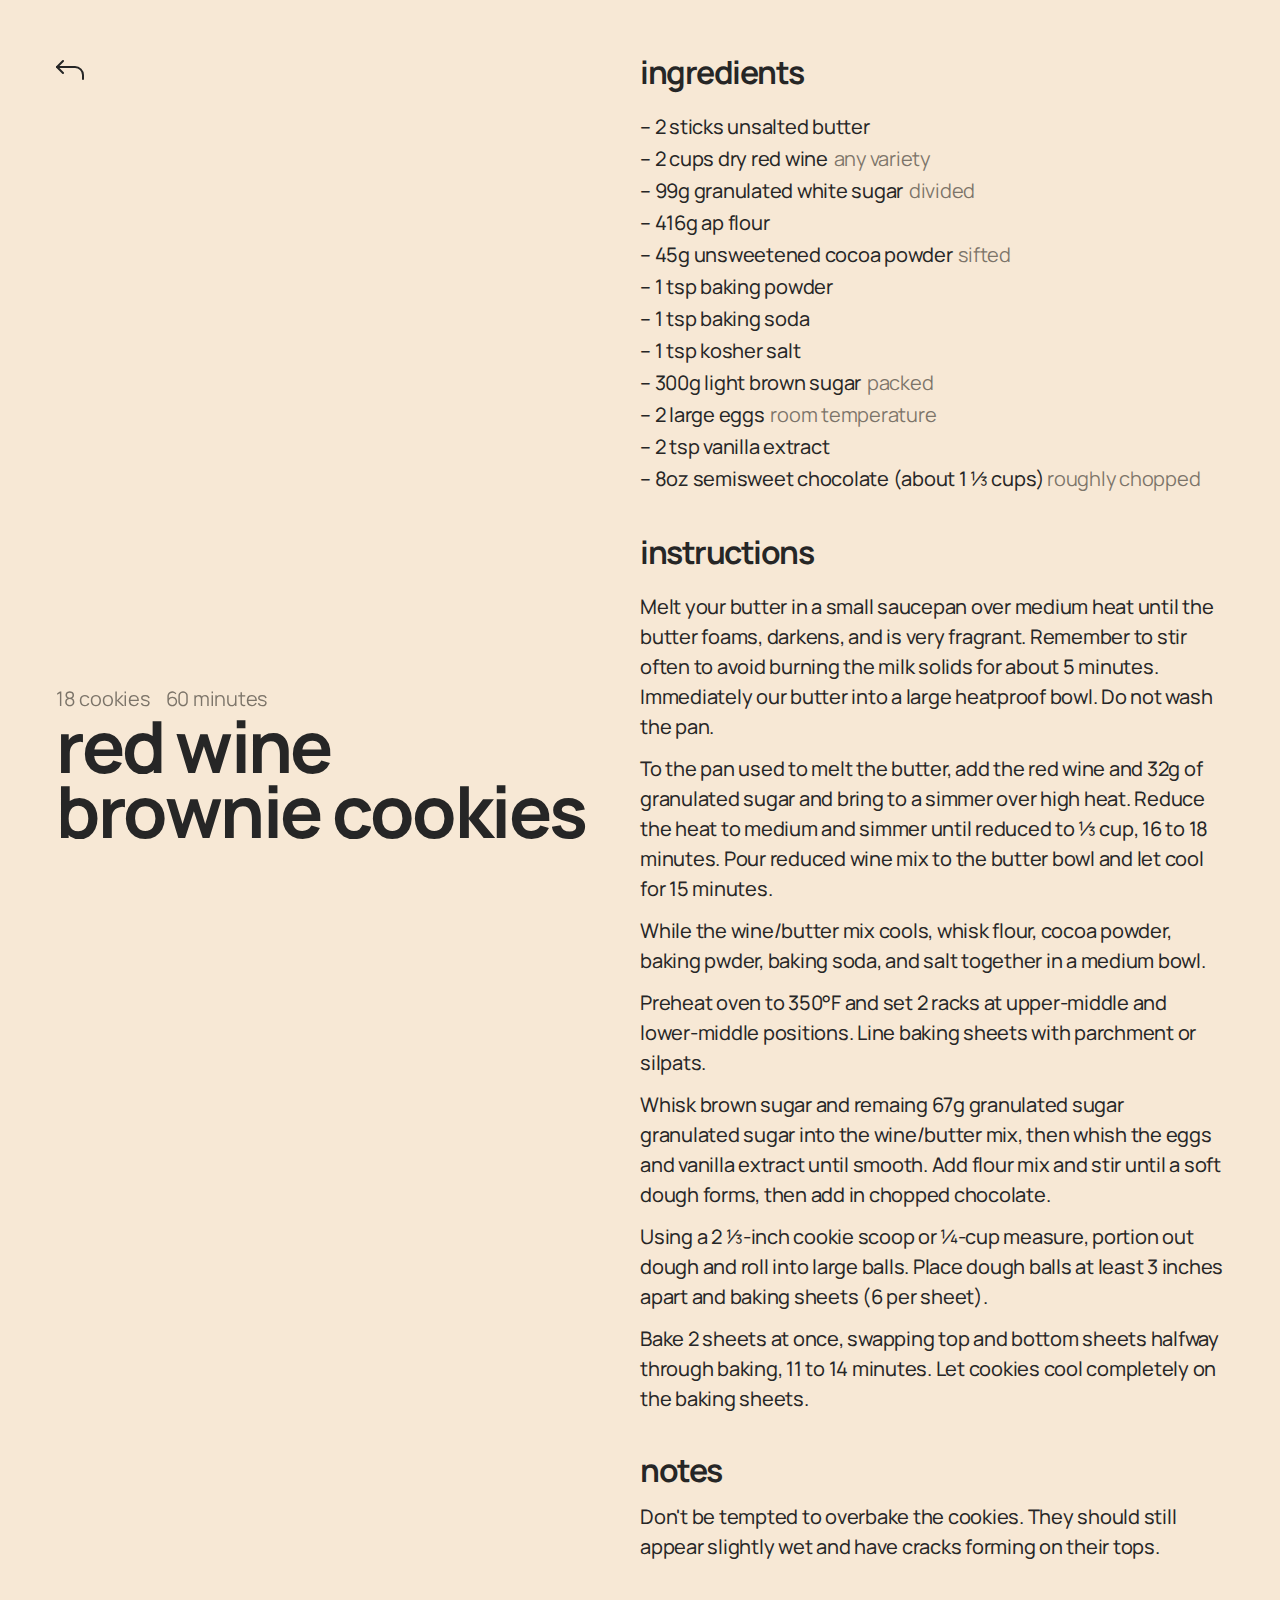
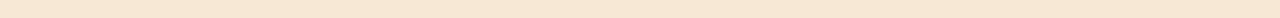
<file: desserts/red-wine-brownie-cookies.html>
<!--
    adapted from: 
    https://food52.com/recipes/86777-red-wine-brownie-cookies-recipe
-->
<!DOCTYPE html>
<html lang="en">
    <head>
        <meta charset="utf-8">
        <meta http-equiv="X-UA-Compatible" content="IE=edge">
        <title>red wine brownie cookies</title>
        <meta name="viewport" content="width=device-width, initial-scale=1">
        <link rel="stylesheet" href="../resources/css/styles.css">
        <link rel="icon" type="image/svg+xml" href="../resources/favicon.svg"/>
    </head>
    <body class="detail-page">
        <section class="page-left">
            <a href="../index" class="back-to-home">
                <svg width="14" height="14" viewBox="0 0 14 14" fill="none" xmlns="http://www.w3.org/2000/svg">
                    <path d="M3.5 2.5L0.5 5.5L3.5 8.5" stroke-linecap="round" stroke-linejoin="round"/>
                    <path d="M13.5 11.5V9.5C13.5 8.43913 13.0786 7.42172 12.3284 6.67157C11.5783 5.92143 10.5609 5.5 9.5 5.5H0.5" stroke-linecap="round" stroke-linejoin="round"/>
                </svg>
            </a>
            <div class="metadata">
                <ul>
                    <li>18 cookies</li>
                    <li>60 minutes</li>
                </ul>
                <h1>red wine brownie cookies</h1>
            </div>                
        </section>
        <section class="page-right">
            <div class="ingredients">
                <h2>ingredients</h2>
                <ul>
                    <li>
                        2 sticks unsalted butter
                    </li>
                    <li>
                        2 cups dry red wine <span class="secondary">any variety</span>
                    </li>
                    <li>
                        99g granulated white sugar <span class="secondary">divided</span>
                    </li>
                    <li>
                        416g ap flour
                    </li>
                    <li>
                        45g unsweetened cocoa powder <span class="secondary">sifted</span>
                    </li>
                    <li>
                        1 tsp baking powder
                    </li>
                    <li>
                        1 tsp baking soda
                    </li>
                    <li>
                        1 tsp kosher salt
                    </li>
                    <li>
                        300g light brown sugar <span class="secondary">packed</span>
                    </li>
                    <li>
                        2 large eggs <span class="secondary">room temperature</span>
                    </li>
                    <li>
                        2 tsp vanilla extract
                    </li>
                    <li>
                        8oz semisweet chocolate (about 1 1&frasl;3 cups)<span class="secondary">roughly chopped</span>
                    </li>
                </ul>
            </div>
            <div class="instructions">
                <h2>instructions</h2>
                <div>
                    <p>Melt your butter in a small saucepan over medium heat until the butter foams, darkens, and is very fragrant. Remember to stir often to avoid burning the milk solids for about 5 minutes. Immediately our butter into a large heatproof bowl. Do not wash the pan.</p>
                    <p>To the pan used to melt the butter, add the red wine and 32g of granulated sugar and bring to a simmer over high heat. Reduce the heat to medium and simmer until reduced to 1&frasl;3 cup, 16 to 18 minutes. Pour reduced wine mix to the butter bowl and let cool for 15 minutes.</p>
                    <p>While the wine/butter mix cools, whisk flour, cocoa powder, baking pwder, baking soda, and salt together in a medium bowl.</p>
                    <p>Preheat oven to 350&#xb0;F and set 2 racks at upper-middle and lower-middle positions. Line baking sheets with parchment or silpats.</p>
                    <p>Whisk brown sugar and remaing 67g granulated sugar granulated sugar into the wine/butter mix, then whish the eggs and vanilla extract until smooth. Add flour mix and stir until a soft dough forms, then add in chopped chocolate.</p>
                    <p>Using a 2 1&frasl;3-inch cookie scoop or 1&frasl;4-cup measure, portion out dough and roll into large balls. Place dough balls at least 3 inches apart and baking sheets (6 per sheet).</p>
                    <p>Bake 2 sheets at once, swapping top and bottom sheets halfway through baking, 11 to 14 minutes. Let cookies cool completely on the baking sheets.</p>
                </div>
            </div>
            <div class="notes">
                <h2>notes</h2>
                <p>Don't be tempted to overbake the cookies. They should still appear slightly wet and have cracks forming on their tops.</p>
            </div>
        </section>
    </body>
</html>
</file>
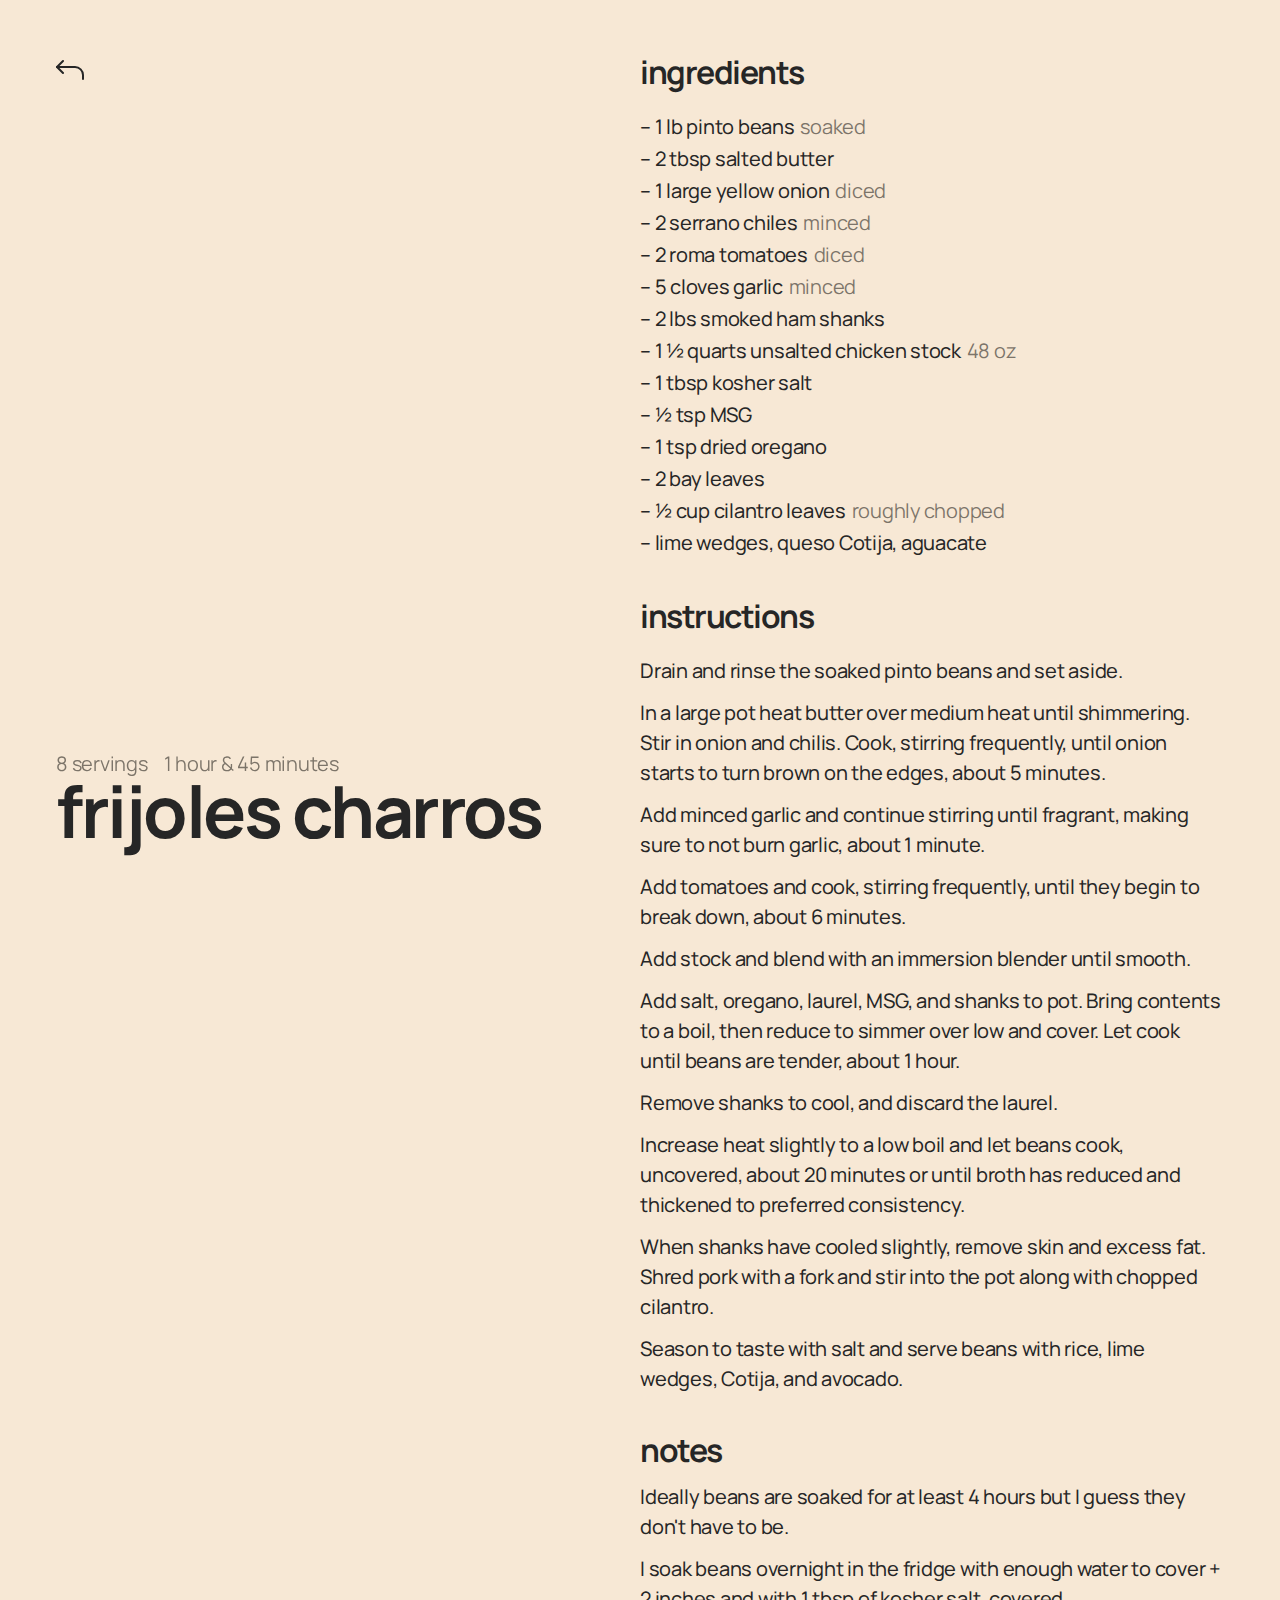
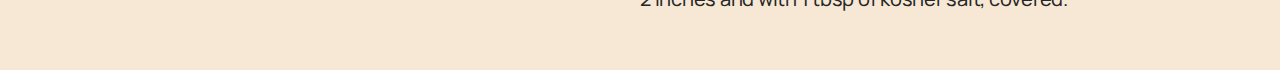
<file: mains/frijoles-charros.html>
<!--
    adapted from: 
    https://food52.com/recipes/84869-frijoles-charros-recipe
-->
<!DOCTYPE html>
<html lang="en">
    <head>
        <meta charset="utf-8">
        <meta http-equiv="X-UA-Compatible" content="IE=edge">
        <title>frijoles charros</title>
        <meta name="viewport" content="width=device-width, initial-scale=1">
        <link rel="stylesheet" href="../resources/css/styles.css">
        <link rel="icon" type="image/svg+xml" href="../resources/favicon.svg"/>
    </head>
    <body class="detail-page">
        <section class="page-left">
            <a href="../index" class="back-to-home">
                <svg width="14" height="14" viewBox="0 0 14 14" fill="none" xmlns="http://www.w3.org/2000/svg">
                    <path d="M3.5 2.5L0.5 5.5L3.5 8.5" stroke-linecap="round" stroke-linejoin="round"/>
                    <path d="M13.5 11.5V9.5C13.5 8.43913 13.0786 7.42172 12.3284 6.67157C11.5783 5.92143 10.5609 5.5 9.5 5.5H0.5" stroke-linecap="round" stroke-linejoin="round"/>
                </svg>
            </a>
            <div class="metadata">
                <ul>
                    <li>8 servings</li>
                    <li>1 hour &amp; 45 minutes</li>
                </ul>
                <h1>frijoles charros</h1>
            </div>                
        </section>
        <section class="page-right">
            <div class="ingredients">
                <h2>ingredients</h2>
                <ul>
                    <li>
                        1 lb pinto beans <span class="secondary">soaked</span>
                    </li>
                    <li>
                        2 tbsp salted butter
                    </li>
                    <li>
                        1 large yellow onion <span class="secondary">diced</span>
                    </li>
                    <li>
                        2 serrano chiles <span class="secondary">minced</span>
                    </li>
                    <li>
                        2 roma tomatoes <span class="secondary">diced</span>
                    </li>
                    <li>
                        5 cloves garlic <span class="secondary">minced</span>
                    </li>
                    <li>
                        2 lbs smoked ham shanks
                    </li>
                    <li>
                        1 1&frasl;2 quarts unsalted chicken stock <span class="secondary">48 oz</span>
                    </li>
                    <li>
                        1 tbsp kosher salt
                    </li>
                    <li>
                        1&frasl;2 tsp MSG
                    </li>
                    <li>
                        1 tsp dried oregano
                    </li>
                    <li>
                        2 bay leaves
                    </li>
                    <li>
                        1&frasl;2 cup cilantro leaves <span class="secondary">roughly chopped</span>
                    </li>
                    <li>
                        lime wedges, queso Cotija, aguacate
                    </li>
                </ul>
            </div>
            <div class="instructions">
                <h2>instructions</h2>
                <p>Drain and rinse the soaked pinto beans and set aside.</p>
                <p>In a large pot heat butter over medium heat until shimmering. Stir in onion and chilis. Cook, stirring frequently, until onion starts to turn brown on the edges, about 5 minutes.</p>
                <p>Add minced garlic and continue stirring until fragrant, making sure to not burn garlic, about 1 minute.</p>
                <p>Add tomatoes and cook, stirring frequently, until they begin to break down, about 6 minutes.</p>
                <p>Add stock and blend with an immersion blender until smooth.</p>
                <p>Add salt, oregano, laurel, MSG, and shanks to pot. Bring contents to a boil, then reduce to simmer over low and cover. Let cook until beans are tender, about 1 hour.</p>
                <p>Remove shanks to cool, and discard the laurel.</p>
                <p>Increase heat slightly to a low boil and let beans cook, uncovered, about 20 minutes or until broth has reduced and thickened to preferred consistency.</p>
                <p>When shanks have cooled slightly, remove skin and excess fat. Shred pork with a fork and stir into the pot along with chopped cilantro.</p>
                <p>Season to taste with salt and serve beans with rice, lime wedges, Cotija, and avocado.</p>
                
            </div>
            <div class="notes">
                <h2>notes</h2>
                <p>Ideally beans are soaked for at least 4 hours but I guess they don't have to be.</p>
                <p>I soak beans overnight in the fridge with enough water to cover + 2 inches and with 1 tbsp of kosher salt, covered.</p>
            </div>
        </section>
    </body>
</html>
</file>
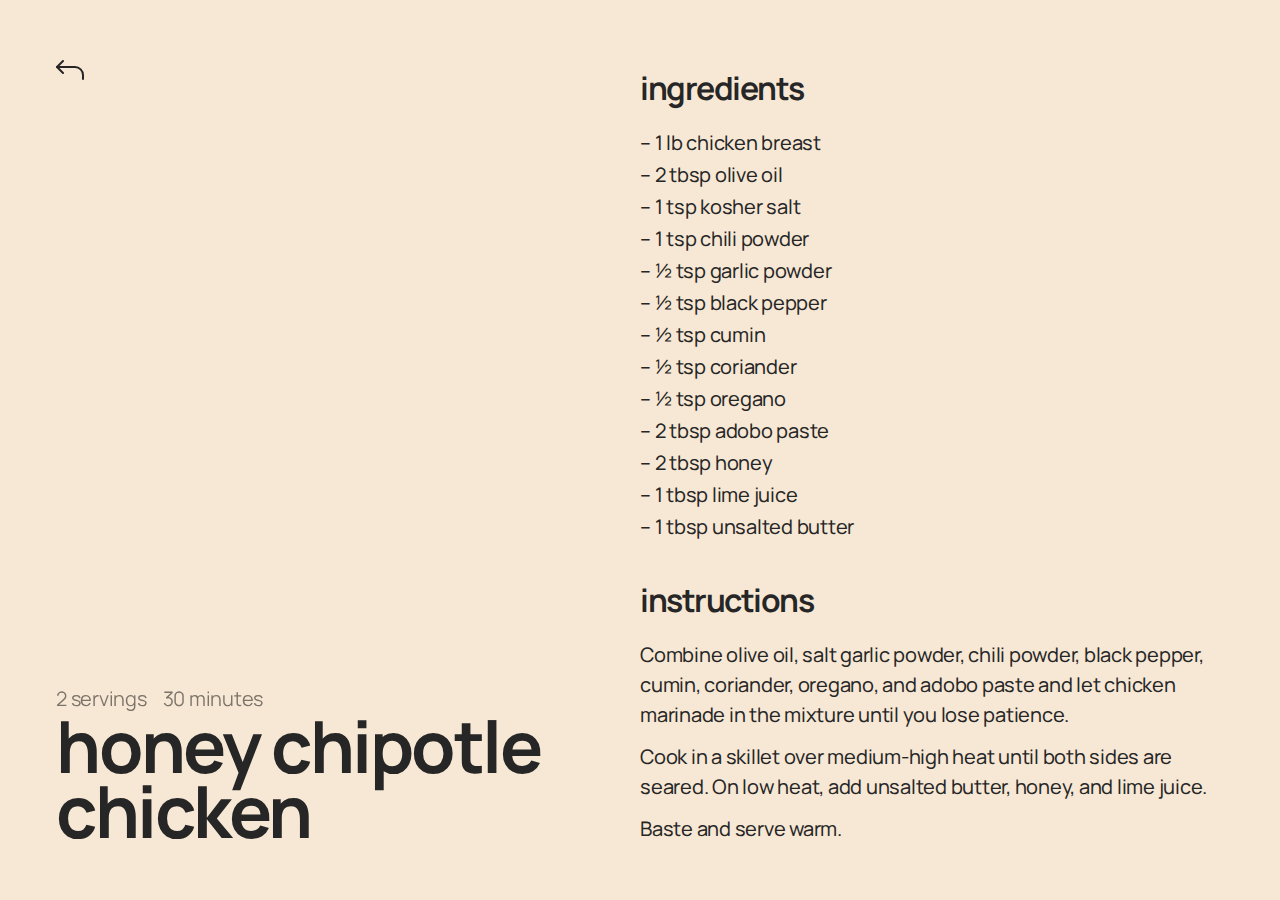
<file: mains/honey-chipotle-chicken.html>
<!DOCTYPE html>
<html lang="en">
    <head>
        <meta charset="utf-8">
        <meta http-equiv="X-UA-Compatible" content="IE=edge">
        <title>honey chipotle chicken</title>
        <meta name="viewport" content="width=device-width, initial-scale=1">
        <link rel="stylesheet" href="../resources/css/styles.css">
    </head>
    <body class="detail-page">
        <section class="page-left">
            <a href="../index" class="back-to-home">
                <svg width="14" height="14" viewBox="0 0 14 14" fill="none" xmlns="http://www.w3.org/2000/svg">
                    <path d="M3.5 2.5L0.5 5.5L3.5 8.5" stroke-linecap="round" stroke-linejoin="round"/>
                    <path d="M13.5 11.5V9.5C13.5 8.43913 13.0786 7.42172 12.3284 6.67157C11.5783 5.92143 10.5609 5.5 9.5 5.5H0.5" stroke-linecap="round" stroke-linejoin="round"/>
                </svg>
            </a>
            <div class="metadata">
                <ul>
                    <li>2 servings</li>
                    <li>30 minutes</li>
                </ul>
                <h1>honey chipotle chicken</h1>
            </div>                
        </section>
        <section class="page-right">
            <div class="ingredients">
                <h2>ingredients</h2>
                <ul>
                    <li>
                        1 lb chicken breast
                    </li>
                    <li>
                        2 tbsp olive oil
                    </li>
                    <li>
                        1 tsp kosher salt
                    </li>
                    <li>
                        1 tsp chili powder
                    </li>
                    <li>
                        1&frasl;2 tsp garlic powder
                    </li>
                    <li>
                        1&frasl;2 tsp black pepper
                    </li>
                    <li>
                        1&frasl;2 tsp cumin
                    </li>
                    <li>
                        1&frasl;2 tsp coriander
                    </li>
                    <li>
                        1&frasl;2 tsp oregano
                    </li>
                    <li>
                        2 tbsp adobo paste
                    </li>
                    <li>
                        2 tbsp honey
                    </li>
                    <li>
                        1 tbsp lime juice
                    </li>
                    <li>
                        1 tbsp unsalted butter
                    </li>
                </ul>
            </div>
            <div class="instructions">
                <h2>instructions</h2>
                <p>Combine olive oil, salt garlic powder, chili powder, black pepper, cumin, coriander, oregano, and adobo paste and let chicken marinade in the mixture until you lose patience.</p>
                <p>Cook in a skillet over medium-high heat until both sides are seared. On low heat, add unsalted butter, honey, and lime juice.</p>
                <p>Baste and serve warm.</p>
            </div>
        </section>
    </body>
</html>
</file>
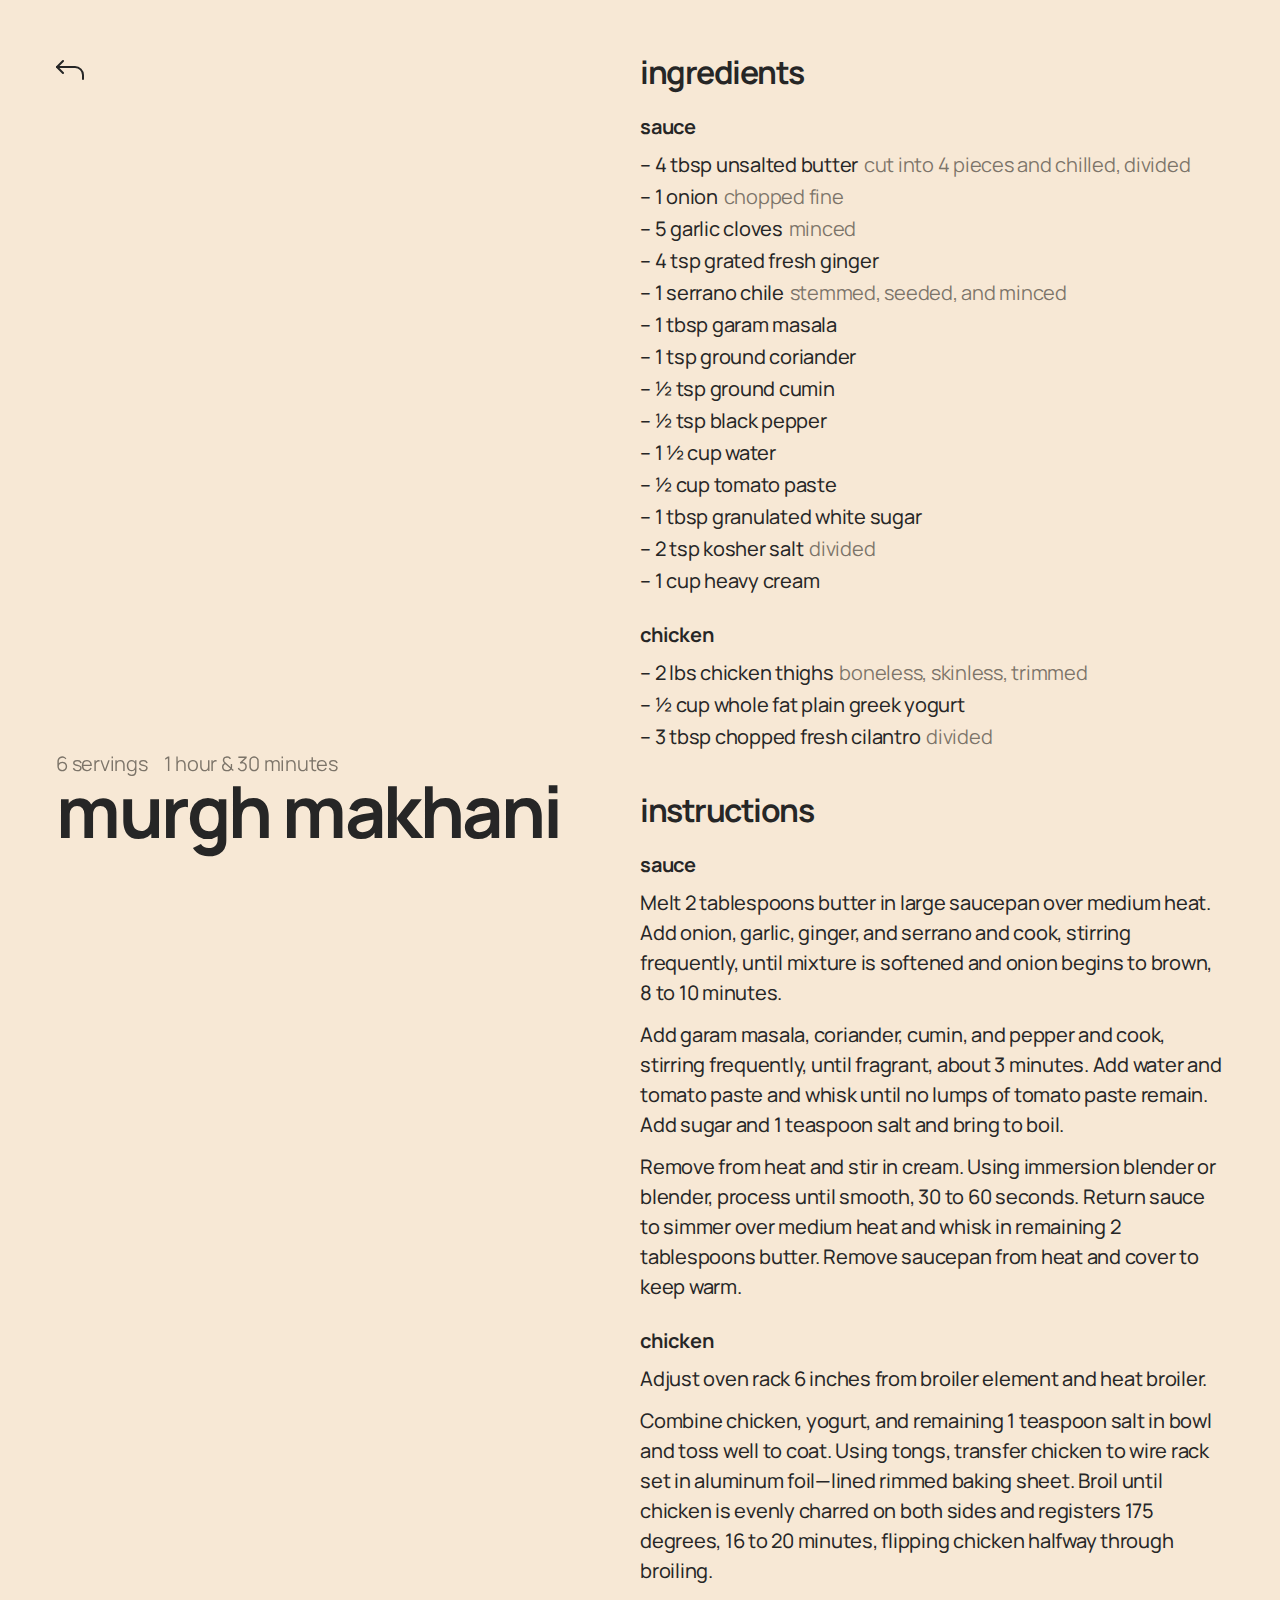
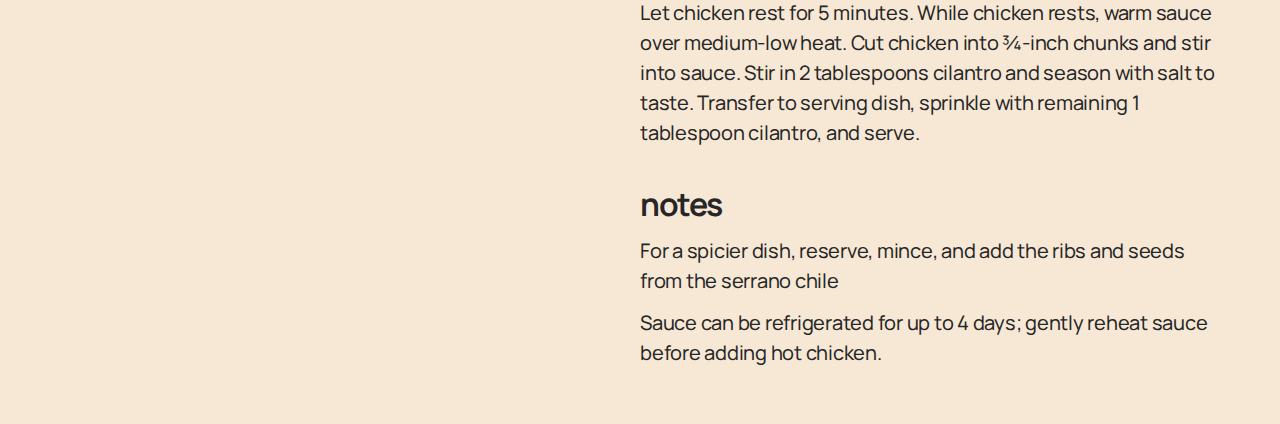
<file: mains/murgh-makhani.html>
<!--
    adapted from: 
    https://afeastfortheeyes.net/2019/07/indian-butter-chicken-murgh-makhani.html 
-->
<!DOCTYPE html>
<html lang="en">
    <head>
        <meta charset="utf-8">
        <meta http-equiv="X-UA-Compatible" content="IE=edge">
        <title>murgh makhani</title>
        <meta name="viewport" content="width=device-width, initial-scale=1">
        <link rel="stylesheet" href="../resources/css/styles.css">
        <link rel="icon" type="image/svg+xml" href="../resources/favicon.svg"/>
    </head>
    <body class="detail-page">
        <section class="page-left">
            <a href="../index" class="back-to-home">
                <svg width="14" height="14" viewBox="0 0 14 14" fill="none" xmlns="http://www.w3.org/2000/svg">
                    <path d="M3.5 2.5L0.5 5.5L3.5 8.5" stroke-linecap="round" stroke-linejoin="round"/>
                    <path d="M13.5 11.5V9.5C13.5 8.43913 13.0786 7.42172 12.3284 6.67157C11.5783 5.92143 10.5609 5.5 9.5 5.5H0.5" stroke-linecap="round" stroke-linejoin="round"/>
                </svg>
            </a>
            <div class="metadata">
                <ul>
                    <li>6 servings</li>
                    <li>1 hour &amp; 30 minutes</li>
                </ul>
                <h1>murgh makhani</h1>
            </div>                
        </section>
        <section class="page-right">
            <div class="ingredients">
                <h2>ingredients</h2>
                <div>
                    <h3>sauce</h3>
                    <ul>
                        <li>
                            4 tbsp unsalted butter <span class="secondary">cut into 4 pieces and chilled, divided</span>
                        </li>
                        <li>
                            1 onion <span class="secondary">chopped fine</span>
                        </li>
                        <li>
                            5 garlic cloves <span class="secondary">minced</span>
                        </li>
                        <li>
                            4 tsp grated fresh ginger
                        </li>
                        <li>
                            1 serrano chile <span class="secondary">stemmed, seeded, and minced</span>
                        </li>
                        <li>
                            1 tbsp garam masala
                        </li>
                        <li>
                            1 tsp ground coriander
                        </li>
                        <li>
                            1&frasl;2 tsp ground cumin
                        </li>
                        <li>
                            1&frasl;2 tsp black pepper
                        </li>
                        <li>
                            1 1&frasl;2 cup water
                        </li>
                        <li>
                            1&frasl;2 cup tomato paste
                        </li>
                        <li>
                            1 tbsp granulated white sugar
                        </li>
                        <li>
                            2 tsp kosher salt <span class="secondary">divided</span>
                        </li>
                        <li>
                            1 cup heavy cream
                        </li>
                    </ul>
                </div>
                <div>
                    <h3>chicken</h3>
                    <ul>
                        <li>
                            2 lbs chicken thighs <span class="secondary">boneless, skinless, trimmed</span>
                        </li>
                        <li>
                            1&frasl;2 cup whole fat plain greek yogurt
                        </li>
                        <li>
                            3 tbsp chopped fresh cilantro <span class="secondary">divided</span>
                        </li>
                    </ul>
                </div>
            </div>
            <div class="instructions">
                <h2>instructions</h2>
                <div>
                    <h3>sauce</h3>
                    <p>Melt 2 tablespoons butter in large saucepan over medium heat. Add onion, garlic, ginger, and serrano and cook, stirring frequently, until mixture is softened and onion begins to brown, 8 to 10 minutes.</p>
                    <p>Add garam masala, coriander, cumin, and pepper and cook, stirring frequently, until fragrant, about 3 minutes. Add water and tomato paste and whisk until no lumps of tomato paste remain. Add sugar and 1 teaspoon salt and bring to boil.
                    </p>
                    <p>Remove from heat and stir in cream. Using immersion blender or blender, process until smooth, 30 to 60 seconds. Return sauce to simmer over medium heat and whisk in remaining 2 tablespoons butter. Remove saucepan from heat and cover to keep warm.
                    </p>
                </div>
                <div>
                    <h3>chicken</h3>
                    <p>Adjust oven rack 6 inches from broiler element and heat broiler.</p>
                    <p>Combine chicken, yogurt, and remaining 1 teaspoon salt in bowl and toss well to coat. Using tongs, transfer chicken to wire rack set in aluminum foil—lined rimmed baking sheet. Broil until chicken is evenly charred on both sides and registers 175 degrees, 16 to 20 minutes, flipping chicken halfway through broiling.</p>
                    <p>Let chicken rest for 5 minutes. While chicken rests, warm sauce over medium-low heat. Cut chicken into ¾-inch chunks and stir into sauce. Stir in 2 tablespoons cilantro and season with salt to taste. Transfer to serving dish, sprinkle with remaining 1 tablespoon cilantro, and serve.</p>
                </div>
            </div>
            <div class="notes">
                <h2>notes</h2>
                <p>For a spicier dish, reserve, mince, and add the ribs and seeds from the serrano chile</p>
                <p>Sauce can be refrigerated for up to 4 days; gently reheat sauce before adding hot chicken.</p>
            </div>
        </section>
    </body>
</html>
</file>
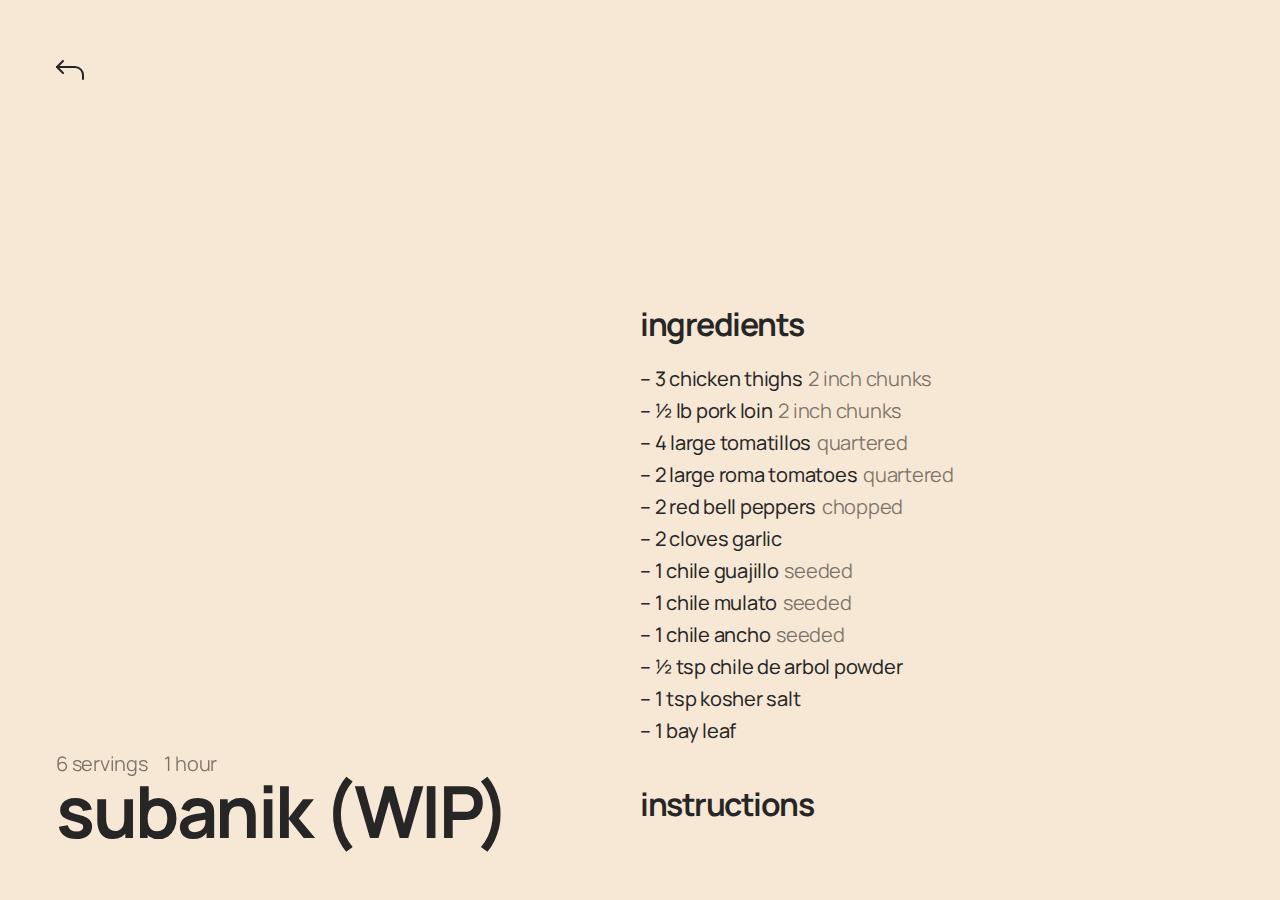
<file: mains/subanik.html>
<!--
    adapted from: 
    Amalia's Guatemalan Kitchen | Guatemala Cuisine Cookbook
-->
<!DOCTYPE html>
<html lang="en">
    <head>
        <meta charset="utf-8">
        <meta http-equiv="X-UA-Compatible" content="IE=edge">
        <title>subanik</title>
        <meta name="viewport" content="width=device-width, initial-scale=1">
        <link rel="stylesheet" href="../resources/css/styles.css">
        <link rel="icon" type="image/svg+xml" href="../resources/favicon.svg"/>
    </head>
    <body class="detail-page">
        <section class="page-left">
            <a href="../index" class="back-to-home">
                <svg width="14" height="14" viewBox="0 0 14 14" fill="none" xmlns="http://www.w3.org/2000/svg">
                    <path d="M3.5 2.5L0.5 5.5L3.5 8.5" stroke-linecap="round" stroke-linejoin="round"/>
                    <path d="M13.5 11.5V9.5C13.5 8.43913 13.0786 7.42172 12.3284 6.67157C11.5783 5.92143 10.5609 5.5 9.5 5.5H0.5" stroke-linecap="round" stroke-linejoin="round"/>
                </svg>
            </a>
            <div class="metadata">
                <ul>
                    <li>6 servings</li>
                    <li>1 hour</li>
                </ul>
                <h1>subanik (WIP)</h1>
            </div>                
        </section>
        <section class="page-right">
            <div class="ingredients">
                <h2>ingredients</h2>
                <ul>
                    <li>
                        3 chicken thighs <span class="secondary">2 inch chunks</span>
                    </li>
                    <li>
                        1&frasl;2 lb pork loin <span class="secondary">2 inch chunks</span>
                    </li>
                    <li>
                        4 large tomatillos <span class="secondary">quartered</span>
                    </li>
                    <li>
                        2 large roma tomatoes <span class="secondary">quartered</span>
                    </li>
                    <li>
                        2 red bell peppers <span class="secondary">chopped</span>
                    </li>
                    <li>
                        2 cloves garlic
                    </li>
                    <li>
                        1 chile guajillo <span class="secondary">seeded</span>
                    </li>
                    <li>
                        1 chile mulato <span class="secondary">seeded</span>
                    </li>
                    <li>
                        1 chile ancho <span class="secondary">seeded</span>
                    </li>
                    <li>
                        1&frasl;2 tsp chile de arbol powder
                    </li>
                    <li>
                        1 tsp kosher salt
                    </li>
                    <li>
                        1 bay leaf
                    </li>
                </ul>
            </div>
            <div class="instructions">
                <h2>instructions</h2>
            </div>
        </section>
    </body>
</html>
</file>
<file: resources/css/styles.css>
@import "reset.css";

@font-face {
    font-family: "Manrope";
    src: url("../Manrope-VariableFont_wght.ttf") format("truetype-variations");
    font-weight: 200 800;
}

html {
    font-size: 10px;
}

body {
    overflow-x: hidden;
    background-color: var(--bg-color);
    font-family: "Manrope";
    font-weight: var(--weight-normal);
    line-height: 150%;
    font-size: 2rem;
    letter-spacing: -.025rem;
    color: var(--text-color);
}
    

.cards {
    display: grid;
    grid-template-columns: repeat(auto-fill, minmax(320px,1fr));
    grid-auto-rows: 230px;
    grid-auto-flow: dense;
    margin: calc(var(--border-width) * -1);
}

.cards li {
    outline: var(--border-width) solid var(--border-color);
    margin: var(--border-width) 0 0 var(--border-width);
    padding: 24px;
    display: flex;
    flex-direction: column;
    justify-content: space-between;
    position: relative;
    transition: color var(--transition-time) ease-in-out;
    transition: background-color var(--transition-time) ease-in-out;
}

.cards li:nth-child(1), .cards li:nth-child(10), .cards li:nth-child(11), .cards li:nth-child(21) {
    grid-column-end: span 2;
}

.cards li:nth-child(4), .cards li:nth-child(19) {
    grid-row-end: span 2;
}

.cards li:nth-child(5) {
    grid-column-end: span 3;
}

.cards li:nth-child(15) {
    grid-column-end: span 4;
}

.cards li:hover {
    background-color: var(--text-color);
    color: var(--bg-color);
    transition: color var(--transition-time) ease-in-out;
    transition: background-color var(--transition-time) ease-in-out;
}

.cards li:hover svg {
    stroke: var(--bg-color);
    transition: stroke var(--transition-time) ease-in-out;
}

.cards li a {
    position: absolute;
    height: 100%;
    width: 100%;
    top: 0;
    left: 0;
    z-index: 1;
}

.cards li svg {
    width: auto;
    height: 20px;
    stroke: var(--text-color);
    transition: stroke var(--transition-time) ease-in-out;
}

.card-top {
    display: flex;
    justify-content: space-between;
}

.card-type {
    line-height: 100%;
    letter-spacing: -.1rem;
    font-size: 2.4rem;
}

.card-name {
    font-weight: var(--weight-medium);
    font-size: 4.2rem;
    letter-spacing: -.15rem;
    line-height: 90%;
}

.detail-page {
    display: flex;
    justify-content: flex-end;
    min-height: calc(100vh - (56px * 2));
    padding: 56px;
}

.detail-page svg {
    stroke: var(--text-color);
    height: 28px;
    width: 28px;
    padding: 8px;
}

.detail-page h1 {
    font-weight: bold;
    font-size: 7.2rem;
    line-height: 90%;
    letter-spacing: -.25rem;
}

.detail-page h2 {
    font-weight: var(--weight-medium);
    font-size: 3.2rem;
    line-height: 100%;
    letter-spacing: -.15rem;
    margin-bottom: 24px;
}

.detail-page h3 {
    margin: 0 0 8px 0;
    font-weight: var(--weight-medium);
}

em {
    font-style: italic;
    margin: 0 1.5px 0 -3px;
}

.metadata ul {
    display: flex;
    color: var(--text-color-secondary);
    font-weight: var(--weight-light);
}

.metadata li:first-of-type {
    margin-right: 16px;
}

.page-left {
    display: flex;
    flex-direction: column;
    justify-content: space-between;
    position: fixed;
    left: 56px;
    top: 56px;
    min-height: calc(100vh - (56px * 2));
    width: calc(50% - 56px - 40px);
}

a.back-to-home {
    display: inline-block;
    margin: -8px 0 0 -8px;
    height: 44px;
}

.page-right {
    width: 50%;
    min-height: 100%;
    display: flex;
    flex-direction: column;
    justify-content: flex-end;
}

.page-right ul {
    list-style-type: "\2013";
    list-style-position: inside;
}

.page-right li {
    margin-bottom: 2px;
}

.page-right .secondary {
    color: var(--text-color-secondary);
    margin-left: 2px;
    font-weight: var(--weight-light);
}

.ingredients, .instructions, .notes {
    margin-bottom: 40px;
}

.page-right div:last-of-type {
    margin-bottom: 0;
}

.page-right p {
    margin-bottom: 12px;
}

.page-right div p:last-of-type {
    margin-bottom: 0;
}

.ingredients div, .instructions div, .notes div {
    margin-bottom: 24px;
}

.notes h2 {
    margin-bottom: 16px;
}

@media screen and (max-width: 1290px) {
    
    .cards li:nth-child(1), .cards li:nth-child(11), .cards li:nth-child(21) {
        grid-column-end: span 2;
    }

    .cards li:nth-child(10), .cards li:nth-child(11), .cards li:nth-child(4), .cards li:nth-child(5), .cards li:nth-child(19) {
        grid-column-end: span 1;
        grid-row-end: span 1;
    }
    
    .cards li:nth-child(2), .cards li:nth-child(10) {
        grid-row-end: span 2;
    }
    
    .cards li:nth-child(6), .cards li:nth-child(12) {
        grid-column-end: span 2;
    }
    
    .cards li:nth-child(15) {
        grid-column-end: span 3;
    }

}

@media screen and (max-width: 975px) {

    .cards li:nth-child(11), .cards li:nth-child(2), .cards li:nth-child(6), .cards li:nth-child(12), .cards li:nth-child(10) {
        grid-column-end: span 1;
        grid-row-end: span 1;
    }

    .cards li:nth-child(5), .cards li:nth-child(7) {
        grid-row-end: span 2;
    }

    .cards li:nth-child(15) {
        grid-column-end: span 2;
    }

}

@media screen and (max-width: 900px) {
    
    .detail-page, .page-left {
        display: block;
    }

    .page-left {
        position: relative;
        margin-bottom: 24px;
    }

    .page-left, .page-right {
        width: 100%;
        left: 0;
        top: 0;
        min-height: auto;
    }

    .metadata {
        margin-top: 40px;
    }

}

@media screen and (max-width: 650px) {
    .cards li:nth-child(1), .cards li:nth-child(5), .cards li:nth-child(7), .cards li:nth-child(15) {
        grid-column-end: span 1;
        grid-row-end: span 1;
    }
}

@media screen and (min-width: 1930px) {

    .cards {
        grid-template-columns: repeat(auto-fill, minmax(420px,1fr));
        grid-auto-rows: 250px;
    }

    .cards li {
        padding: 32px;
    }
}

:root {
    --bg-color: #f7e8d5;
    --border-color: #262626;
    --text-color: var(--border-color);
    --text-color-secondary: #7c7469;
    --transition-time: .1s;
    --border-width: 2px;
    --weight-bold: 777;
    --weight-medium: 666;
    --weight-normal: 444;
    --weight-light: 375;
}
</file>
